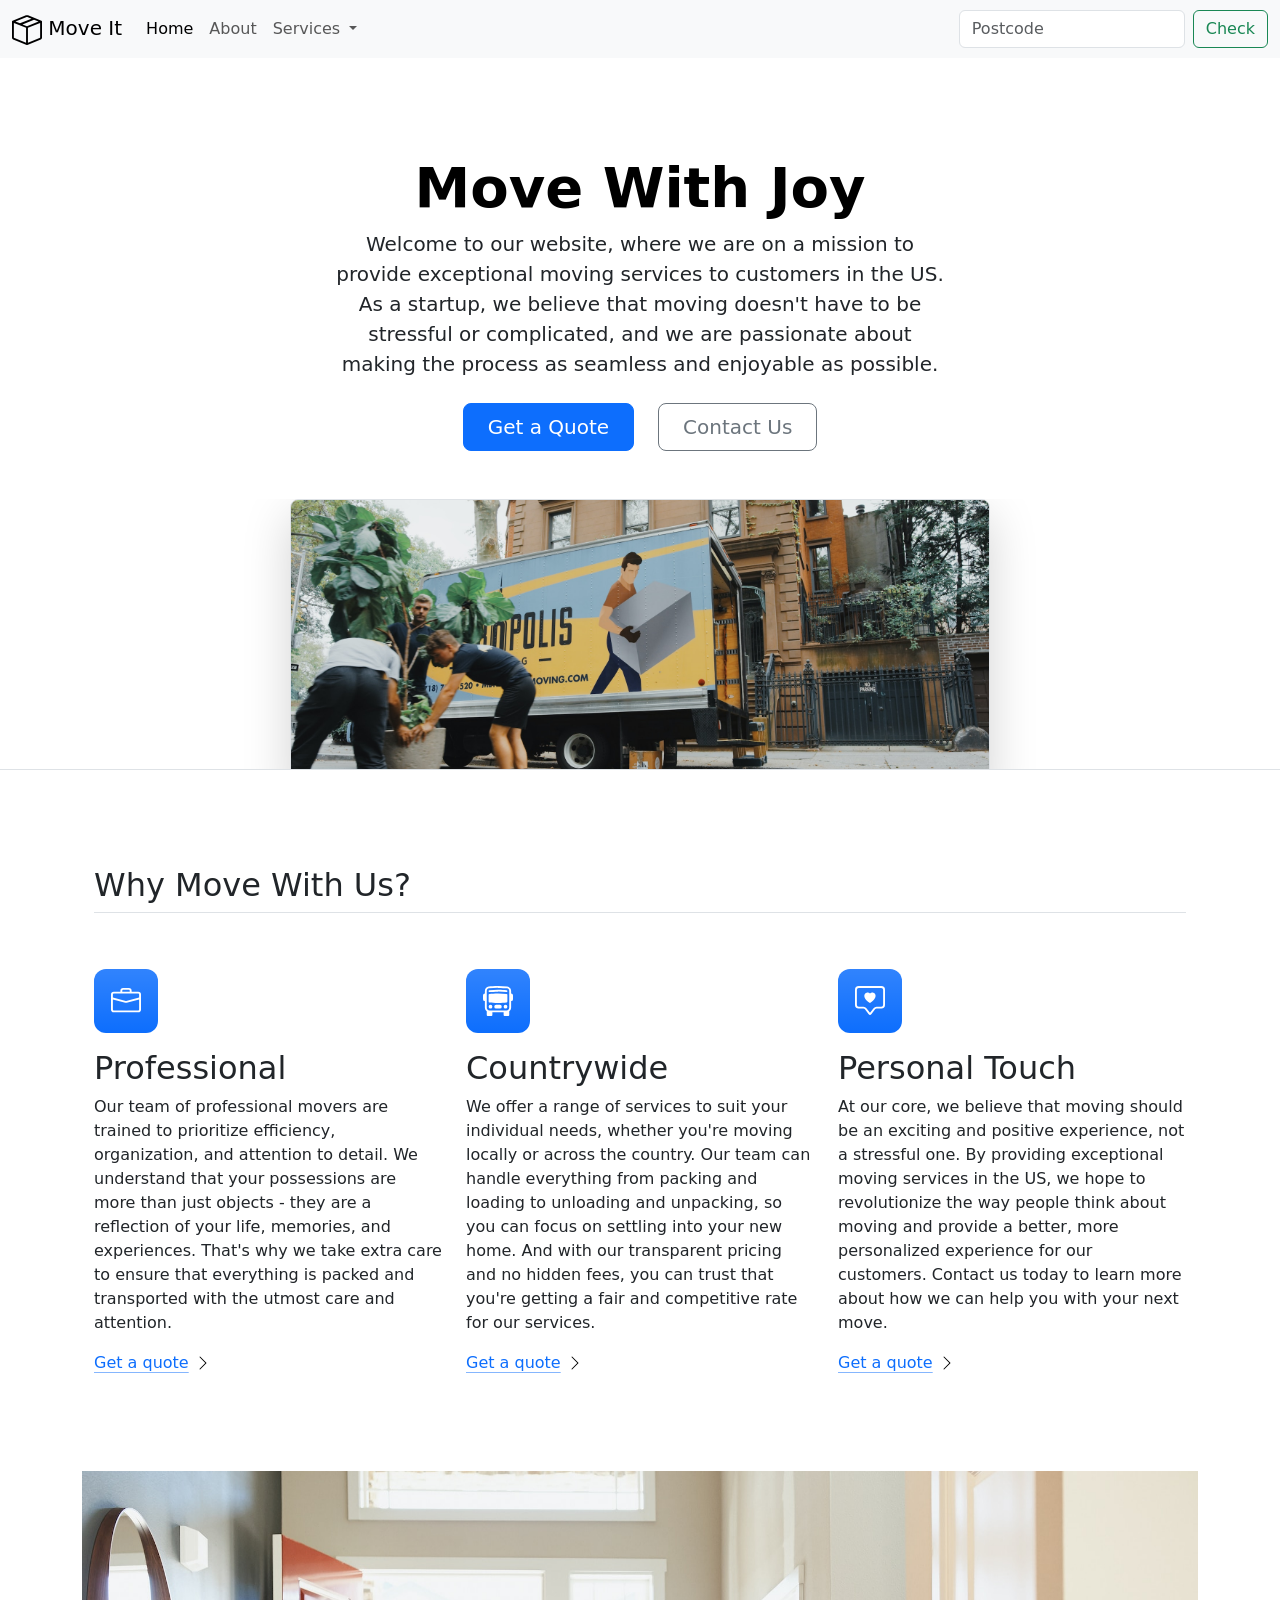
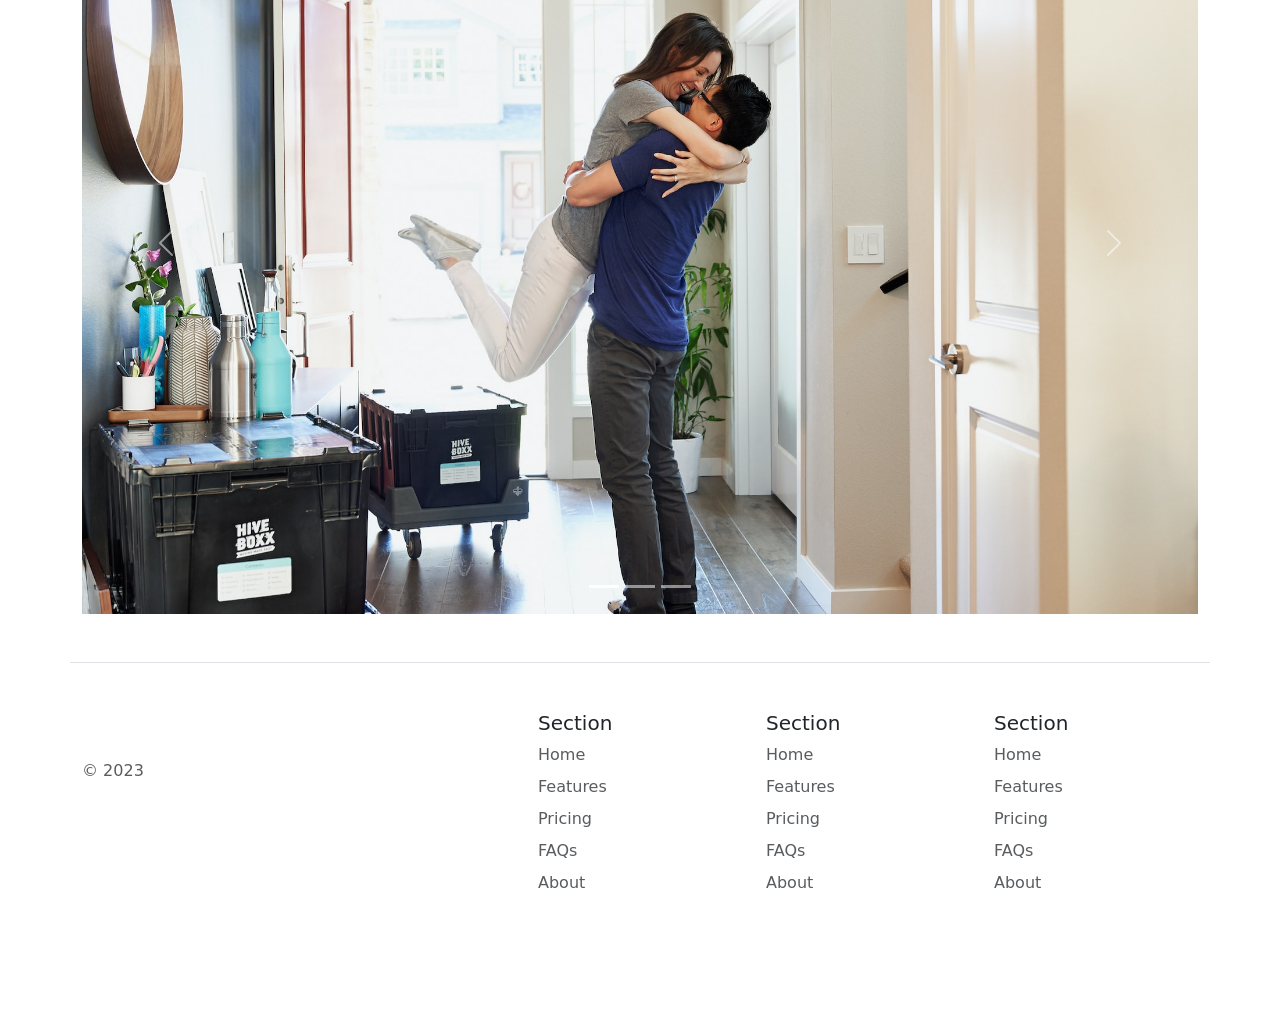
<file: bootstrap/index.html>
<!DOCTYPE html>
<html lang="en">

<head>
  <meta charset="UTF-8">
  <meta name="viewport" content="width=device-width, initial-scale=1.0">
  <title>Bootstrap Components</title>
  <link href="https://cdn.jsdelivr.net/npm/bootstrap@5.3.0-alpha2/dist/css/bootstrap.min.css" rel="stylesheet"
    integrity="sha384-aFq/bzH65dt+w6FI2ooMVUpc+21e0SRygnTpmBvdBgSdnuTN7QbdgL+OapgHtvPp" crossorigin="anonymous">
  <style>
    .feature-icon {
      width: 4rem;
      height: 4rem;
      border-radius: 0.75rem;
    }
  </style>
</head>

<body>

  <nav class="navbar navbar-expand-lg bg-body-tertiary">
    <div class="container-fluid">
      <a class="navbar-brand" href="#"><img src="./box-seam.svg" alt="moveit brand icon" height="30"> Move It</a>
      <button class="navbar-toggler" type="button" data-bs-toggle="collapse" data-bs-target="#navbarSupportedContent"
        aria-controls="navbarSupportedContent" aria-expanded="false" aria-label="Toggle navigation">
        <span class="navbar-toggler-icon"></span>
      </button>
      <div class="collapse navbar-collapse" id="navbarSupportedContent">
        <ul class="navbar-nav me-auto mb-2 mb-lg-0">
          <li class="nav-item">
            <a class="nav-link active" aria-current="page" href="#">Home</a>
          </li>
          <li class="nav-item">
            <a class="nav-link" href="#">About</a>
          </li>
          <li class="nav-item dropdown">
            <a class="nav-link dropdown-toggle" href="#" role="button" data-bs-toggle="dropdown" aria-expanded="false">
              Services
            </a>
            <ul class="dropdown-menu">
              <li><a class="dropdown-item" href="#">Action</a></li>
              <li><a class="dropdown-item" href="#">Another action</a></li>
              <li>
                <hr class="dropdown-divider">
              </li>
              <li><a class="dropdown-item" href="#">Something else here</a></li>
            </ul>
          </li>
        </ul>
        <form class="d-flex" role="search">
          <input class="form-control me-2" type="search" placeholder="Postcode" aria-label="Search">
          <button class="btn btn-outline-success" type="submit">Check</button>
        </form>
      </div>
    </div>
  </nav>


  <div class="px-4 pt-5 my-5 text-center border-bottom">
    <h1 class="display-4 fw-bold text-body-emphasis">Move With Joy</h1>
    <div class="col-lg-6 mx-auto">
      <p class="lead mb-4">Welcome to our website, where we are on a mission to provide exceptional moving services to
        customers in the US. As a
        startup, we believe that moving doesn't have to be stressful or complicated, and we are passionate about making
        the
        process as seamless and enjoyable as possible.
      </p>
      <div class="d-grid gap-2 d-sm-flex justify-content-sm-center mb-5">
        <button type="button" class="btn btn-primary btn-lg px-4 me-sm-3">Get a Quote</button>
        <button type="button" class="btn btn-outline-secondary btn-lg px-4">Contact Us</button>
      </div>
    </div>
    <div class="overflow-hidden" style="max-height: 30vh;">
      <div class="container px-5">
        <img src="./moving-van.jpg" class="img-fluid border rounded-3 shadow-lg mb-4" alt="Example image" width="700"
          height="500" loading="lazy">
      </div>
    </div>
  </div>

  <div class="container px-4 py-5" id="featured-3">
    <h2 class="pb-2 border-bottom">Why Move With Us?</h2>
    <div class="row g-4 py-5 row-cols-1 row-cols-lg-3">
      <div class="feature col">
        <div
          class="feature-icon d-inline-flex align-items-center justify-content-center text-bg-primary bg-gradient fs-2 mb-3">
          <img src="./briefcase.svg" alt="briefcase" height="30">
        </div>
        <h3 class="fs-2">Professional</h3>
        <p>Our team of professional movers are trained to prioritize efficiency, organization, and attention to detail.
          We
          understand that your possessions are more than just objects - they are a reflection of your life, memories,
          and
          experiences. That's why we take extra care to ensure that everything is packed and transported with the utmost
          care and
          attention.</p>
        <a href="#" class="icon-link">
          Get a quote
          <img src="./chevron-right.svg" alt="chevron-right">
        </a>
      </div>
      <div class="feature col">
        <div
          class="feature-icon d-inline-flex align-items-center justify-content-center text-bg-primary bg-gradient fs-2 mb-3">
          <img src="./bus-front.svg" alt="bus-front" height="30">
        </div>
        <h3 class="fs-2">Countrywide</h3>
        <p>We offer a range of services to suit your individual needs, whether you're moving locally or across the
          country. Our
          team can handle everything from packing and loading to unloading and unpacking, so you can focus on settling
          into your
          new home. And with our transparent pricing and no hidden fees, you can trust that you're getting a fair and
          competitive
          rate for our services.</p>
        <a href="#" class="icon-link">
          Get a quote
          <img src="./chevron-right.svg" alt="chevron-right">
        </a>
      </div>
      <div class="feature col">
        <div
          class="feature-icon d-inline-flex align-items-center justify-content-center text-bg-primary bg-gradient fs-2 mb-3">
          <img src="./chat-square-heart.svg" alt="chat-square-heart" height="30">
        </div>
        <h3 class="fs-2">Personal Touch</h3>
        <p>At our core, we believe that moving should be an exciting and positive experience, not a stressful one. By
          providing
          exceptional moving services in the US, we hope to revolutionize the way people think about moving and provide
          a better,
          more personalized experience for our customers. Contact us today to learn more about how we can help you with
          your next
          move.</p>
        <a href="#" class="icon-link">
          Get a quote
          <img src="./chevron-right.svg" alt="chevron-right">
        </a>
      </div>
    </div>
  </div>
  <div class="container">
    <div id="carouselExampleIndicators" class="carousel slide">
      <div class="carousel-indicators">
        <button type="button" data-bs-target="#carouselExampleIndicators" data-bs-slide-to="0" class="active"
          aria-current="true" aria-label="Slide 1"></button>
        <button type="button" data-bs-target="#carouselExampleIndicators" data-bs-slide-to="1"
          aria-label="Slide 2"></button>
        <button type="button" data-bs-target="#carouselExampleIndicators" data-bs-slide-to="2"
          aria-label="Slide 3"></button>
      </div>
      <div class="carousel-inner">
        <div class="carousel-item active">
          <img src="./couple.jpg" class="d-block w-100" alt="couple">
        </div>
        <div class="carousel-item">
          <img src="./dog.jpg" class="d-block w-100" alt="dog">
        </div>
        <div class="carousel-item">
          <img src="./family.jpg" class="d-block w-100" alt="family">
        </div>
      </div>
      <button class="carousel-control-prev" type="button" data-bs-target="#carouselExampleIndicators"
        data-bs-slide="prev">
        <span class="carousel-control-prev-icon" aria-hidden="true"></span>
        <span class="visually-hidden">Previous</span>
      </button>
      <button class="carousel-control-next" type="button" data-bs-target="#carouselExampleIndicators"
        data-bs-slide="next">
        <span class="carousel-control-next-icon" aria-hidden="true"></span>
        <span class="visually-hidden">Next</span>
      </button>
    </div>
  </div>

  <div class="container">
    <footer class="row row-cols-1 row-cols-sm-2 row-cols-md-5 py-5 my-5 border-top">
      <div class="col mb-3">
        <a href="/" class="d-flex align-items-center mb-3 link-body-emphasis text-decoration-none">
          <svg class="bi me-2" width="40" height="32">
            <use xlink:href="#bootstrap"></use>
          </svg>
        </a>
        <p class="text-body-secondary">© 2023</p>
      </div>

      <div class="col mb-3">

      </div>

      <div class="col mb-3">
        <h5>Section</h5>
        <ul class="nav flex-column">
          <li class="nav-item mb-2"><a href="#" class="nav-link p-0 text-body-secondary">Home</a></li>
          <li class="nav-item mb-2"><a href="#" class="nav-link p-0 text-body-secondary">Features</a></li>
          <li class="nav-item mb-2"><a href="#" class="nav-link p-0 text-body-secondary">Pricing</a></li>
          <li class="nav-item mb-2"><a href="#" class="nav-link p-0 text-body-secondary">FAQs</a></li>
          <li class="nav-item mb-2"><a href="#" class="nav-link p-0 text-body-secondary">About</a></li>
        </ul>
      </div>

      <div class="col mb-3">
        <h5>Section</h5>
        <ul class="nav flex-column">
          <li class="nav-item mb-2"><a href="#" class="nav-link p-0 text-body-secondary">Home</a></li>
          <li class="nav-item mb-2"><a href="#" class="nav-link p-0 text-body-secondary">Features</a></li>
          <li class="nav-item mb-2"><a href="#" class="nav-link p-0 text-body-secondary">Pricing</a></li>
          <li class="nav-item mb-2"><a href="#" class="nav-link p-0 text-body-secondary">FAQs</a></li>
          <li class="nav-item mb-2"><a href="#" class="nav-link p-0 text-body-secondary">About</a></li>
        </ul>
      </div>

      <div class="col mb-3">
        <h5>Section</h5>
        <ul class="nav flex-column">
          <li class="nav-item mb-2"><a href="#" class="nav-link p-0 text-body-secondary">Home</a></li>
          <li class="nav-item mb-2"><a href="#" class="nav-link p-0 text-body-secondary">Features</a></li>
          <li class="nav-item mb-2"><a href="#" class="nav-link p-0 text-body-secondary">Pricing</a></li>
          <li class="nav-item mb-2"><a href="#" class="nav-link p-0 text-body-secondary">FAQs</a></li>
          <li class="nav-item mb-2"><a href="#" class="nav-link p-0 text-body-secondary">About</a></li>
        </ul>
      </div>
    </footer>
  </div>
  <script src="https://cdn.jsdelivr.net/npm/bootstrap@5.3.0-alpha3/dist/js/bootstrap.bundle.min.js"
    integrity="sha384-ENjdO4Dr2bkBIFxQpeoTz1HIcje39Wm4jDKdf19U8gI4ddQ3GYNS7NTKfAdVQSZe"
    crossorigin="anonymous"></script>
</body>

</html>
</file>
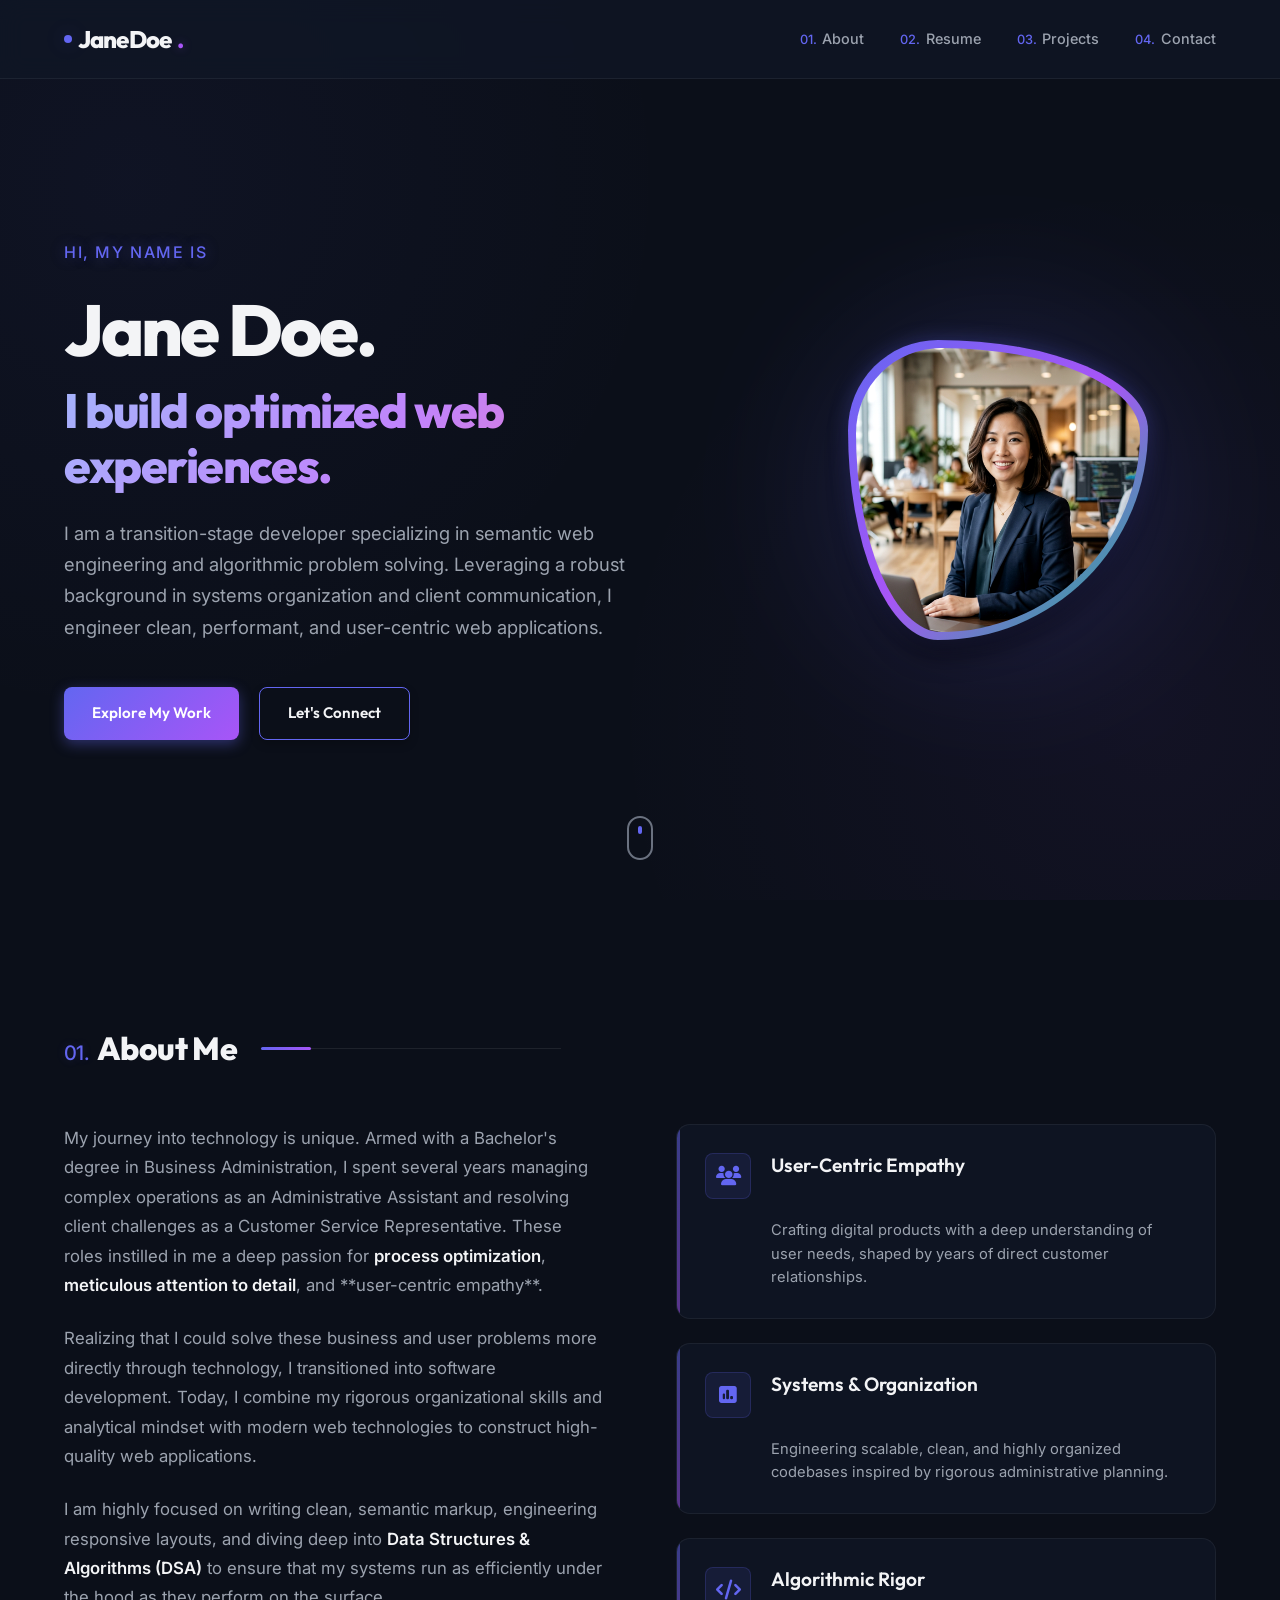
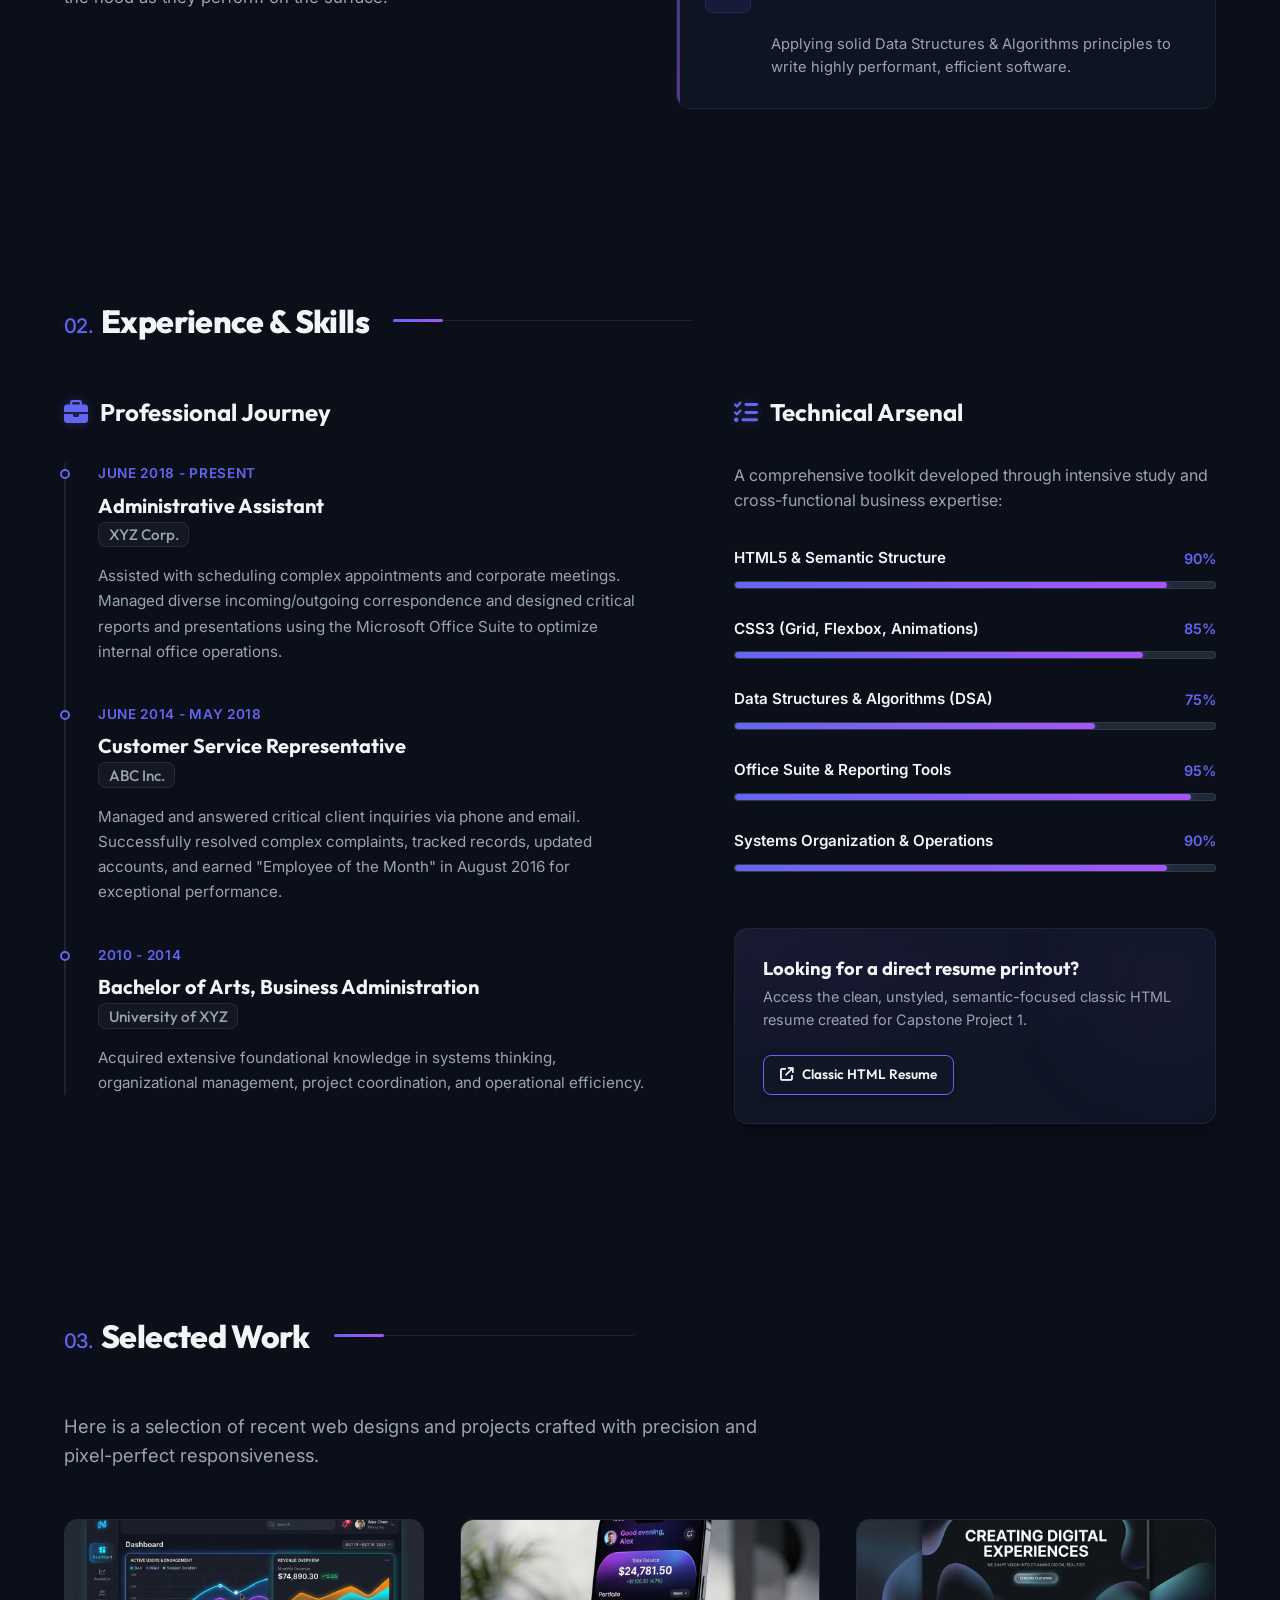
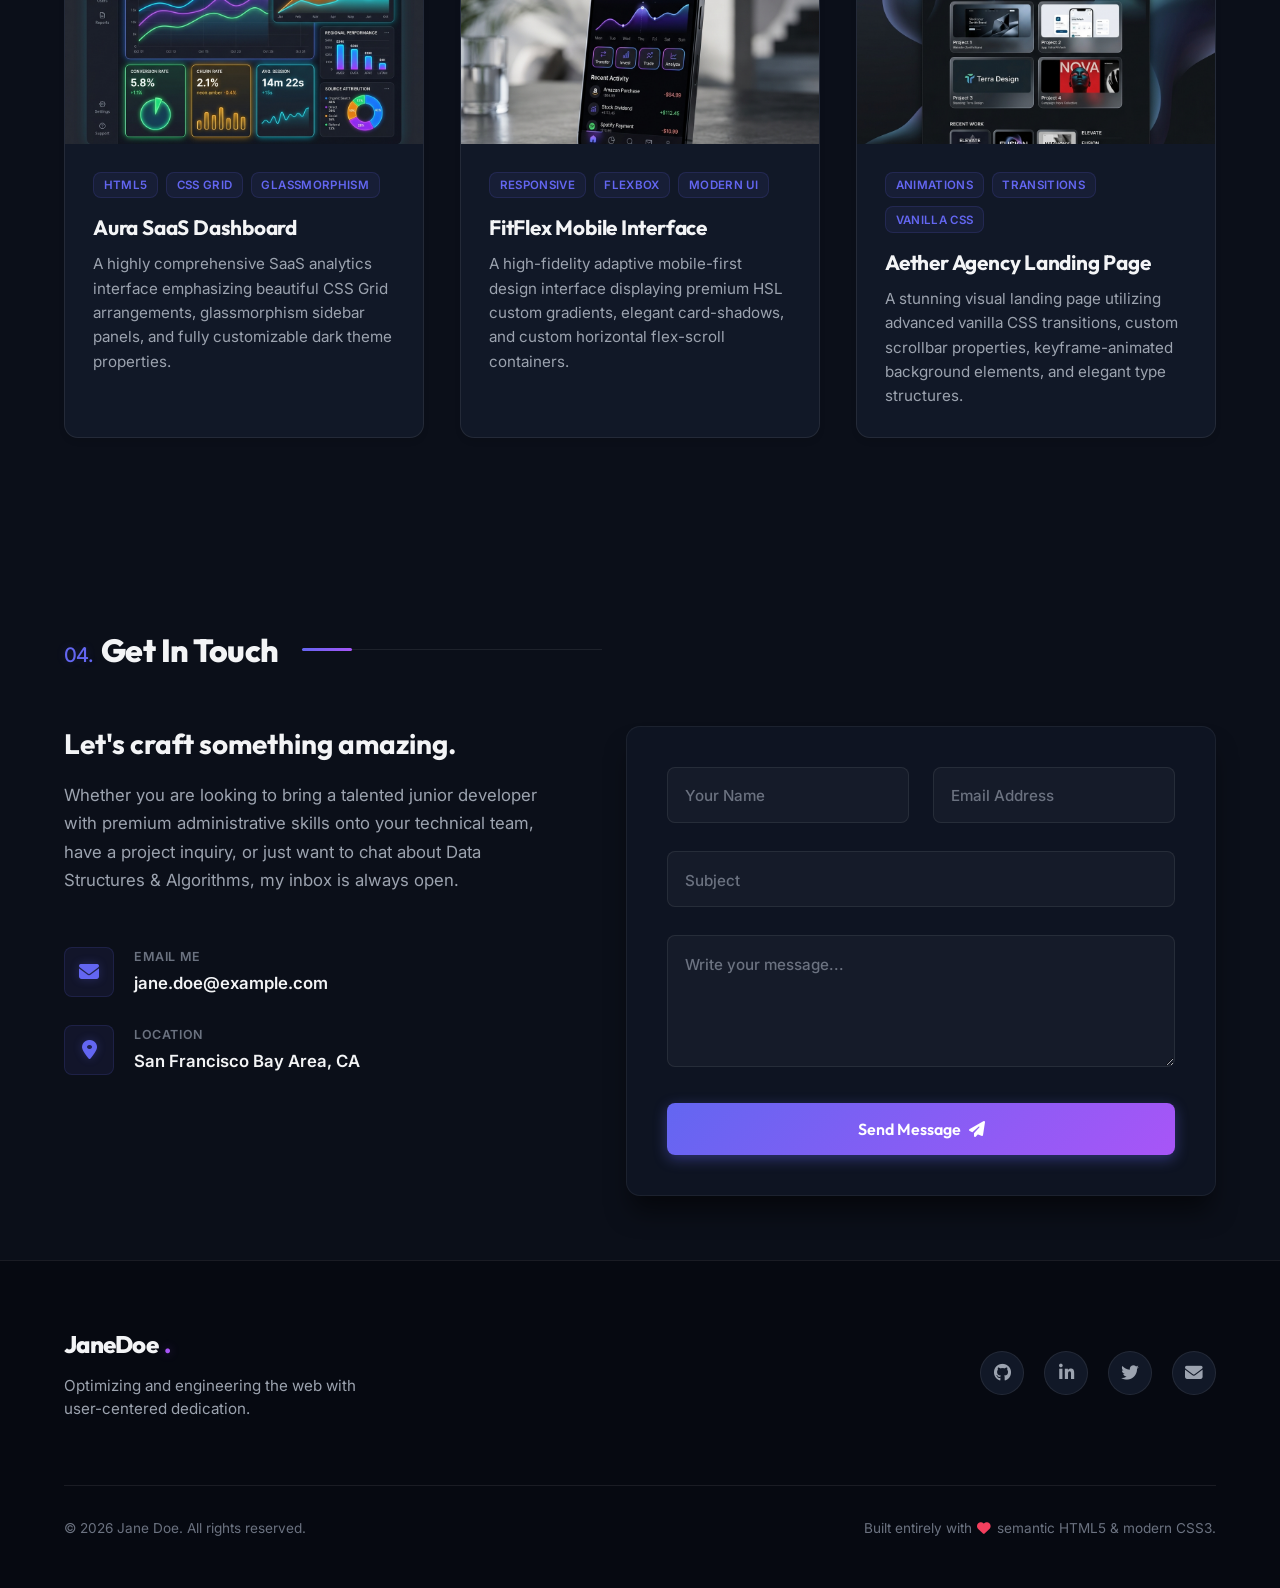
<file: capstone-project-2/index.html>
<!DOCTYPE html>
<html lang="en">
<head>
  <meta charset="UTF-8">
  <meta name="viewport" content="width=device-width, initial-scale=1.0">
  <meta name="description" content="Personal Portfolio of Jane Doe - Web Developer, Systems Optimizer & Algorithm Explorer. Showcase of skills, experience, and projects.">
  <title>Jane Doe | Web Developer & Portfolio</title>
  <!-- Google Fonts -->
  <link rel="preconnect" href="https://fonts.googleapis.com">
  <link rel="preconnect" href="https://fonts.gstatic.com" crossorigin>
  <link href="https://fonts.googleapis.com/css2?family=Inter:wght@300;400;500;600;700&family=Outfit:wght@400;500;600;700;800&display=swap" rel="stylesheet">
  <!-- FontAwesome Icons -->
  <link rel="stylesheet" href="https://cdnjs.cloudflare.com/ajax/libs/font-awesome/6.4.0/css/all.min.css">
  <!-- Core Stylesheet -->
  <link rel="stylesheet" href="./style.css">
</head>
<body>

  <!-- Header Navigation -->
  <header class="site-header">
    <nav class="navbar" id="navbar">
      <div class="nav-container">
        <a href="#" class="logo">
          <span class="logo-dot"></span>JaneDoe<span class="logo-accent">.</span>
        </a>
        <div class="nav-menu">
          <a href="#about" class="nav-link"><span class="nav-num">01.</span>About</a>
          <a href="#resume" class="nav-link"><span class="nav-num">02.</span>Resume</a>
          <a href="#projects" class="nav-link"><span class="nav-num">03.</span>Projects</a>
          <a href="#contact" class="nav-link"><span class="nav-num">04.</span>Contact</a>
        </div>
      </div>
    </nav>
  </header>

  <main>
    <!-- Hero Section -->
    <section id="hero" class="hero-section">
      <div class="container hero-container">
        <div class="hero-content">
          <span class="hero-subtitle">Hi, my name is</span>
          <h1 class="hero-title">Jane Doe.</h1>
          <h2 class="hero-tagline">I build optimized web experiences.</h2>
          <p class="hero-desc">
            I am a transition-stage developer specializing in semantic web engineering and algorithmic problem solving. 
            Leveraging a robust background in systems organization and client communication, I engineer clean, performant, 
            and user-centric web applications.
          </p>
          <div class="hero-ctas">
            <a href="#projects" class="btn btn-primary">Explore My Work</a>
            <a href="#contact" class="btn btn-outline">Let's Connect</a>
          </div>
        </div>
        <div class="hero-image-wrapper">
          <div class="profile-glow"></div>
          <div class="profile-frame">
            <img src="./assets/profile.png" alt="Jane Doe - Professional Web Developer Portrait" class="profile-img">
          </div>
        </div>
      </div>
      <div class="scroll-indicator">
        <a href="#about" aria-label="Scroll to About Section">
          <span class="mouse-icon">
            <span class="mouse-wheel"></span>
          </span>
        </a>
      </div>
    </section>

    <!-- About Me Section -->
    <section id="about" class="about-section">
      <div class="container">
        <div class="section-header">
          <h2 class="section-title"><span class="section-num">01.</span>About Me</h2>
          <div class="section-divider"></div>
        </div>
        
        <div class="about-grid">
          <div class="about-text">
            <p>
              My journey into technology is unique. Armed with a Bachelor's degree in Business Administration, 
              I spent several years managing complex operations as an Administrative Assistant and resolving client challenges 
              as a Customer Service Representative. These roles instilled in me a deep passion for <strong>process optimization</strong>, 
              <strong>meticulous attention to detail</strong>, and **user-centric empathy**.
            </p>
            <p>
              Realizing that I could solve these business and user problems more directly through technology, I transitioned 
              into software development. Today, I combine my rigorous organizational skills and analytical mindset with modern web technologies 
              to construct high-quality web applications.
            </p>
            <p>
              I am highly focused on writing clean, semantic markup, engineering responsive layouts, and diving deep into 
              <strong>Data Structures & Algorithms (DSA)</strong> to ensure that my systems run as efficiently under the hood as they perform on the surface.
            </p>
          </div>
          
          <div class="values-grid">
            <div class="value-card">
              <div class="value-icon">
                <i class="fa-solid fa-users"></i>
              </div>
              <h3 class="value-title">User-Centric Empathy</h3>
              <p class="value-desc">Crafting digital products with a deep understanding of user needs, shaped by years of direct customer relationships.</p>
            </div>
            
            <div class="value-card">
              <div class="value-icon">
                <i class="fa-solid fa-square-poll-vertical"></i>
              </div>
              <h3 class="value-title">Systems & Organization</h3>
              <p class="value-desc">Engineering scalable, clean, and highly organized codebases inspired by rigorous administrative planning.</p>
            </div>
            
            <div class="value-card">
              <div class="value-icon">
                <i class="fa-solid fa-code"></i>
              </div>
              <h3 class="value-title">Algorithmic Rigor</h3>
              <p class="value-desc">Applying solid Data Structures & Algorithms principles to write highly performant, efficient software.</p>
            </div>
          </div>
        </div>
      </div>
    </section>

    <!-- Resume Section -->
    <section id="resume" class="resume-section">
      <div class="container">
        <div class="section-header">
          <h2 class="section-title"><span class="section-num">02.</span>Experience & Skills</h2>
          <div class="section-divider"></div>
        </div>

        <div class="resume-grid">
          <!-- Experience & Education Timeline -->
          <div class="timeline-column">
            <h3 class="resume-subheading"><i class="fa-solid fa-briefcase"></i> Professional Journey</h3>
            <div class="timeline">
              <!-- Item 1 -->
              <div class="timeline-item">
                <div class="timeline-dot"></div>
                <div class="timeline-date">June 2018 - Present</div>
                <h4 class="timeline-title">Administrative Assistant</h4>
                <h5 class="timeline-company">XYZ Corp.</h5>
                <p class="timeline-desc">
                  Assisted with scheduling complex appointments and corporate meetings. Managed diverse incoming/outgoing correspondence 
                  and designed critical reports and presentations using the Microsoft Office Suite to optimize internal office operations.
                </p>
              </div>
              <!-- Item 2 -->
              <div class="timeline-item">
                <div class="timeline-dot"></div>
                <div class="timeline-date">June 2014 - May 2018</div>
                <h4 class="timeline-title">Customer Service Representative</h4>
                <h5 class="timeline-company">ABC Inc.</h5>
                <p class="timeline-desc">
                  Managed and answered critical client inquiries via phone and email. Successfully resolved complex complaints, 
                  tracked records, updated accounts, and earned "Employee of the Month" in August 2016 for exceptional performance.
                </p>
              </div>
              <!-- Item 3 -->
              <div class="timeline-item">
                <div class="timeline-dot"></div>
                <div class="timeline-date">2010 - 2014</div>
                <h4 class="timeline-title">Bachelor of Arts, Business Administration</h4>
                <h5 class="timeline-company">University of XYZ</h5>
                <p class="timeline-desc">
                  Acquired extensive foundational knowledge in systems thinking, organizational management, project coordination, 
                  and operational efficiency.
                </p>
              </div>
            </div>
          </div>

          <!-- Skills Column -->
          <div class="skills-column">
            <h3 class="resume-subheading"><i class="fa-solid fa-list-check"></i> Technical Arsenal</h3>
            <p class="skills-intro">
              A comprehensive toolkit developed through intensive study and cross-functional business expertise:
            </p>
            
            <div class="skills-container">
              <!-- Skill 1 -->
              <div class="skill-bar-wrapper">
                <div class="skill-info">
                  <span class="skill-name">HTML5 & Semantic Structure</span>
                  <span class="skill-percentage">90%</span>
                </div>
                <div class="skill-track">
                  <div class="skill-fill fill-90"></div>
                </div>
              </div>
              <!-- Skill 2 -->
              <div class="skill-bar-wrapper">
                <div class="skill-info">
                  <span class="skill-name">CSS3 (Grid, Flexbox, Animations)</span>
                  <span class="skill-percentage">85%</span>
                </div>
                <div class="skill-track">
                  <div class="skill-fill fill-85"></div>
                </div>
              </div>
              <!-- Skill 3 -->
              <div class="skill-bar-wrapper">
                <div class="skill-info">
                  <span class="skill-name">Data Structures & Algorithms (DSA)</span>
                  <span class="skill-percentage">75%</span>
                </div>
                <div class="skill-track">
                  <div class="skill-fill fill-75"></div>
                </div>
              </div>
              <!-- Skill 4 -->
              <div class="skill-bar-wrapper">
                <div class="skill-info">
                  <span class="skill-name">Office Suite & Reporting Tools</span>
                  <span class="skill-percentage">95%</span>
                </div>
                <div class="skill-track">
                  <div class="skill-fill fill-95"></div>
                </div>
              </div>
              <!-- Skill 5 -->
              <div class="skill-bar-wrapper">
                <div class="skill-info">
                  <span class="skill-name">Systems Organization & Operations</span>
                  <span class="skill-percentage">90%</span>
                </div>
                <div class="skill-track">
                  <div class="skill-fill fill-90"></div>
                </div>
              </div>
            </div>

            <!-- Capstone 1 Resume Callout -->
            <div class="resume-callout">
              <div class="callout-content">
                <h4>Looking for a direct resume printout?</h4>
                <p>Access the clean, unstyled, semantic-focused classic HTML resume created for Capstone Project 1.</p>
              </div>
              <a href="../../HTML/capstone project-1/index.html" class="btn btn-outline btn-sm" target="_blank" rel="noopener noreferrer">
                <i class="fa-solid fa-arrow-up-right-from-square"></i> Classic HTML Resume
              </a>
            </div>
          </div>
        </div>
      </div>
    </section>

    <!-- Projects Section -->
    <section id="projects" class="projects-section">
      <div class="container">
        <div class="section-header">
          <h2 class="section-title"><span class="section-num">03.</span>Selected Work</h2>
          <div class="section-divider"></div>
        </div>
        
        <p class="section-intro">
          Here is a selection of recent web designs and projects crafted with precision and pixel-perfect responsiveness.
        </p>

        <div class="projects-grid">
          <!-- Project 1 -->
          <article class="project-card">
            <div class="project-img-wrapper">
              <img src="./assets/project1.png" alt="Aura SaaS Analytics Dashboard preview showing dark mode charts" class="project-img">
              <div class="project-overlay">
                <div class="project-links">
                  <a href="#" class="project-link-icon" aria-label="View Project Source Code"><i class="fa-brands fa-github"></i></a>
                  <a href="#" class="project-link-icon" aria-label="View Project Demo Website"><i class="fa-solid fa-up-right-from-square"></i></a>
                </div>
              </div>
            </div>
            <div class="project-card-content">
              <div class="project-tags">
                <span class="tag">HTML5</span>
                <span class="tag">CSS Grid</span>
                <span class="tag">Glassmorphism</span>
              </div>
              <h3 class="project-card-title">Aura SaaS Dashboard</h3>
              <p class="project-card-desc">
                A highly comprehensive SaaS analytics interface emphasizing beautiful CSS Grid arrangements, glassmorphism sidebar panels, 
                and fully customizable dark theme properties.
              </p>
            </div>
          </article>

          <!-- Project 2 -->
          <article class="project-card">
            <div class="project-img-wrapper">
              <img src="./assets/project2.png" alt="FitFlex mobile app layout showing premium gradients and schedules" class="project-img">
              <div class="project-overlay">
                <div class="project-links">
                  <a href="#" class="project-link-icon" aria-label="View Project Source Code"><i class="fa-brands fa-github"></i></a>
                  <a href="#" class="project-link-icon" aria-label="View Project Demo Website"><i class="fa-solid fa-up-right-from-square"></i></a>
                </div>
              </div>
            </div>
            <div class="project-card-content">
              <div class="project-tags">
                <span class="tag">Responsive</span>
                <span class="tag">Flexbox</span>
                <span class="tag">Modern UI</span>
              </div>
              <h3 class="project-card-title">FitFlex Mobile Interface</h3>
              <p class="project-card-desc">
                A high-fidelity adaptive mobile-first design interface displaying premium HSL custom gradients, elegant card-shadows, 
                and custom horizontal flex-scroll containers.
              </p>
            </div>
          </article>

          <!-- Project 3 -->
          <article class="project-card">
            <div class="project-img-wrapper">
              <img src="./assets/project3.png" alt="Aether Design Agency preview featuring modern geometric layouts" class="project-img">
              <div class="project-overlay">
                <div class="project-links">
                  <a href="#" class="project-link-icon" aria-label="View Project Source Code"><i class="fa-brands fa-github"></i></a>
                  <a href="#" class="project-link-icon" aria-label="View Project Demo Website"><i class="fa-solid fa-up-right-from-square"></i></a>
                </div>
              </div>
            </div>
            <div class="project-card-content">
              <div class="project-tags">
                <span class="tag">Animations</span>
                <span class="tag">Transitions</span>
                <span class="tag">Vanilla CSS</span>
              </div>
              <h3 class="project-card-title">Aether Agency Landing Page</h3>
              <p class="project-card-desc">
                A stunning visual landing page utilizing advanced vanilla CSS transitions, custom scrollbar properties, keyframe-animated 
                background elements, and elegant type structures.
              </p>
            </div>
          </article>
        </div>
      </div>
    </section>

    <!-- Contact Me Section -->
    <section id="contact" class="contact-section">
      <div class="container">
        <div class="section-header">
          <h2 class="section-title"><span class="section-num">04.</span>Get In Touch</h2>
          <div class="section-divider"></div>
        </div>

        <div class="contact-grid">
          <div class="contact-info">
            <h3 class="contact-subtitle">Let's craft something amazing.</h3>
            <p class="contact-text">
              Whether you are looking to bring a talented junior developer with premium administrative skills onto your technical team, 
              have a project inquiry, or just want to chat about Data Structures & Algorithms, my inbox is always open.
            </p>
            
            <div class="contact-channels">
              <div class="contact-channel-item">
                <div class="channel-icon"><i class="fa-solid fa-envelope"></i></div>
                <div class="channel-details">
                  <span class="channel-label">Email Me</span>
                  <a href="mailto:jane.doe@example.com" class="channel-link">jane.doe@example.com</a>
                </div>
              </div>
              
              <div class="contact-channel-item">
                <div class="channel-icon"><i class="fa-solid fa-location-dot"></i></div>
                <div class="channel-details">
                  <span class="channel-label">Location</span>
                  <span class="channel-val">San Francisco Bay Area, CA</span>
                </div>
              </div>
            </div>
          </div>

          <!-- Pure CSS Contact Form -->
          <form class="contact-form" action="#" method="POST" onsubmit="return false;">
            <div class="form-row">
              <div class="form-group">
                <input type="text" id="name" name="name" class="form-control" required placeholder=" ">
                <label for="name" class="form-label">Your Name</label>
              </div>
              <div class="form-group">
                <input type="email" id="email" name="email" class="form-control" required placeholder=" ">
                <label for="email" class="form-label">Email Address</label>
              </div>
            </div>
            
            <div class="form-group">
              <input type="text" id="subject" name="subject" class="form-control" required placeholder=" ">
              <label for="subject" class="form-label">Subject</label>
            </div>
            
            <div class="form-group">
              <textarea id="message" name="message" rows="5" class="form-control" required placeholder=" "></textarea>
              <label for="message" class="form-label">Write your message...</label>
            </div>
            
            <button type="submit" class="btn btn-primary btn-submit">
              Send Message <i class="fa-solid fa-paper-plane"></i>
            </button>
          </form>
        </div>
      </div>
    </section>
  </main>

  <!-- Footer -->
  <footer class="site-footer">
    <div class="container footer-container">
      <div class="footer-brand">
        <a href="#" class="logo">JaneDoe<span class="logo-accent">.</span></a>
        <p class="footer-tagline">Optimizing and engineering the web with user-centered dedication.</p>
      </div>
      
      <div class="footer-socials">
        <a href="https://github.com" class="social-link" target="_blank" aria-label="GitHub Profile"><i class="fa-brands fa-github"></i></a>
        <a href="https://linkedin.com" class="social-link" target="_blank" aria-label="LinkedIn Profile"><i class="fa-brands fa-linkedin-in"></i></a>
        <a href="https://twitter.com" class="social-link" target="_blank" aria-label="Twitter Profile"><i class="fa-brands fa-twitter"></i></a>
        <a href="mailto:jane.doe@example.com" class="social-link" aria-label="Email Inbox"><i class="fa-solid fa-envelope"></i></a>
      </div>
      
      <div class="footer-copyright">
        <p>© 2026 Jane Doe. All rights reserved.</p>
        <p class="built-with">Built entirely with <i class="fa-solid fa-heart accent-color"></i> semantic HTML5 & modern CSS3.</p>
      </div>
    </div>
  </footer>

</body>
</html>
</file>
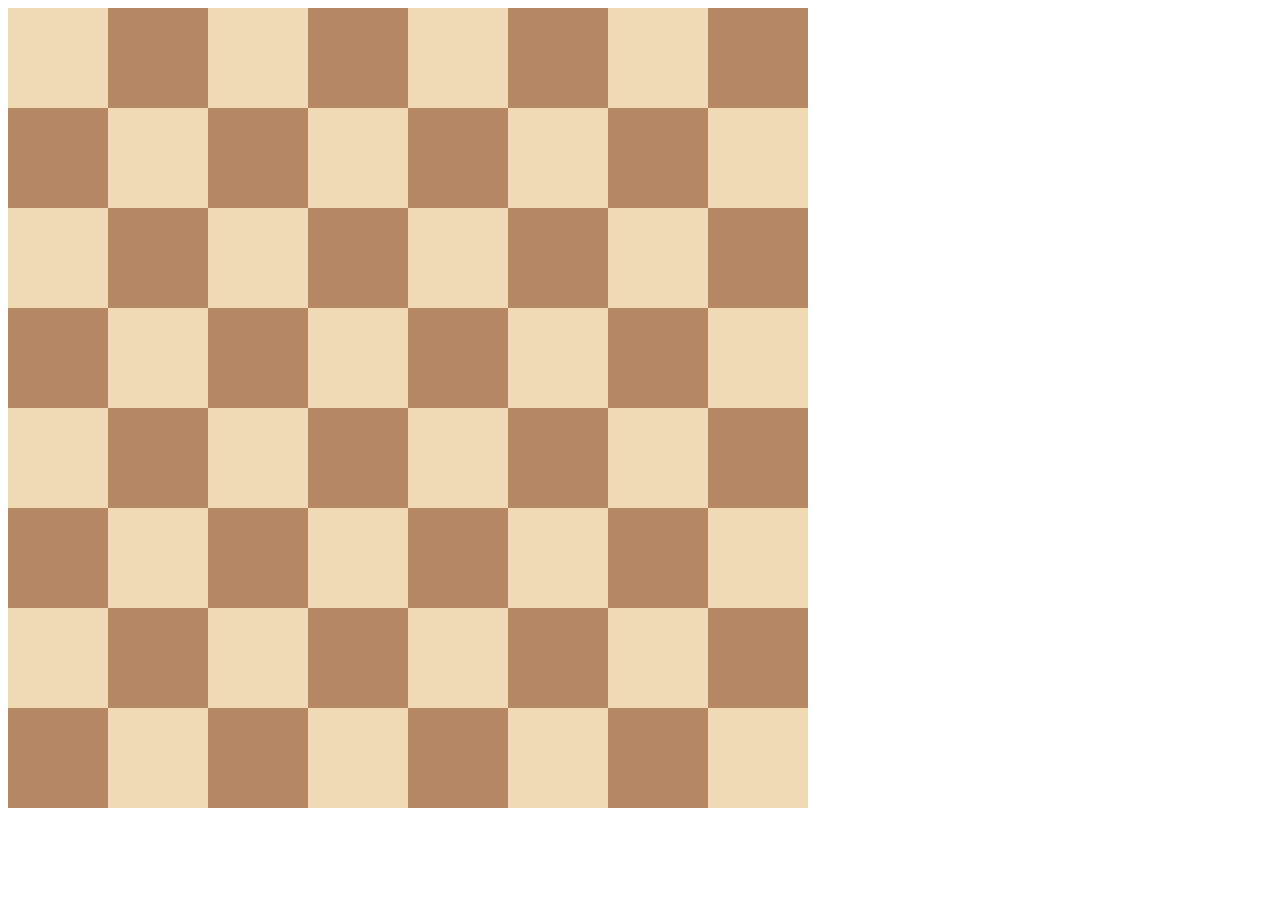
<file: chessboard-using-grid/index.html>
<!DOCTYPE html>
<html>

<head>
  <title>Chessboard</title>
  <style>
    .container {
      width: 800px;
      display: grid;
      grid-template-columns: 1fr 1fr 1fr 1fr 1fr 1fr 1fr 1fr;
      grid-template-rows: 1fr 1fr 1fr 1fr 1fr 1fr 1fr 1fr;
    }

    .white {
      height: 100px;
      width: 100px;
      background-color: #f0d9b5;
    }

    .black {
      height: 100px;
      width: 100px;
      background-color: #b58863;
    }
  </style>
</head>

<body>
  <div class="container">
    <div class="white"></div>
    <div class="black"></div>
    <div class="white"></div>
    <div class="black"></div>
    <div class="white"></div>
    <div class="black"></div>
    <div class="white"></div>
    <div class="black"></div>
    <div class="black"></div>
    <div class="white"></div>
    <div class="black"></div>
    <div class="white"></div>
    <div class="black"></div>
    <div class="white"></div>
    <div class="black"></div>
    <div class="white"></div>
    <div class="white"></div>
    <div class="black"></div>
    <div class="white"></div>
    <div class="black"></div>
    <div class="white"></div>
    <div class="black"></div>
    <div class="white"></div>
    <div class="black"></div>
    <div class="black"></div>
    <div class="white"></div>
    <div class="black"></div>
    <div class="white"></div>
    <div class="black"></div>
    <div class="white"></div>
    <div class="black"></div>
    <div class="white"></div>
    <div class="white"></div>
    <div class="black"></div>
    <div class="white"></div>
    <div class="black"></div>
    <div class="white"></div>
    <div class="black"></div>
    <div class="white"></div>
    <div class="black"></div>
    <div class="black"></div>
    <div class="white"></div>
    <div class="black"></div>
    <div class="white"></div>
    <div class="black"></div>
    <div class="white"></div>
    <div class="black"></div>
    <div class="white"></div>
    <div class="white"></div>
    <div class="black"></div>
    <div class="white"></div>
    <div class="black"></div>
    <div class="white"></div>
    <div class="black"></div>
    <div class="white"></div>
    <div class="black"></div>
    <div class="black"></div>
    <div class="white"></div>
    <div class="black"></div>
    <div class="white"></div>
    <div class="black"></div>
    <div class="white"></div>
    <div class="black"></div>
    <div class="white"></div>
  </div>
</body>

</html>
</file>
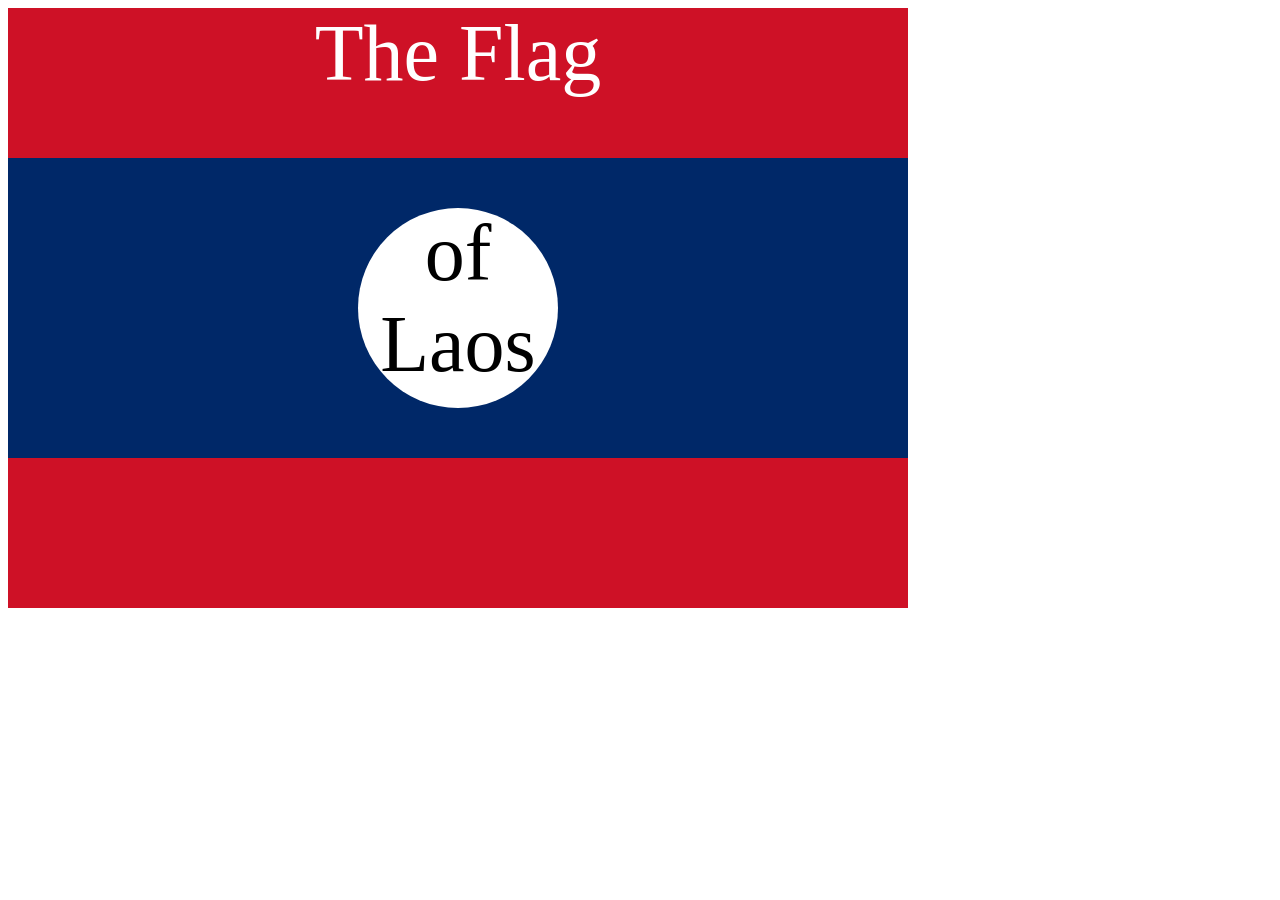
<file: CSS-flag/index.html>
<!DOCTYPE html>
<html lang="en">

<head>
  <meta charset="UTF-8">
  <title>CSS Flag Project</title>
  <style>
    .flag {
      width: 900px;
      height: 600px;
      position: relative;
      background-color: #CE1126;

    }

    .flag > div {
      background-color: #002868;
      height: 300px;
      width: 100%;
      position: absolute;
      top: 150px;
    }

    .flag > div > div {
      background-color: white;
      position: absolute;

      height: 200px;
      width: 200px;
      border-radius: 50%;
      top: 50px;
      left: 350px;
    }

    p {
      font-size: 5rem;
      color: white;
      text-align: center;
      padding: 0;
      margin: 0;
    }

    .flag>div div p {
      color: black;
    }
  </style>
</head>

<body>
  <div class="flag">
    <p>The Flag</p>
    <div>
      <div>
        <p>of Laos</p>
      </div>
    </div>
  </div>
</body>

</html>
</file>
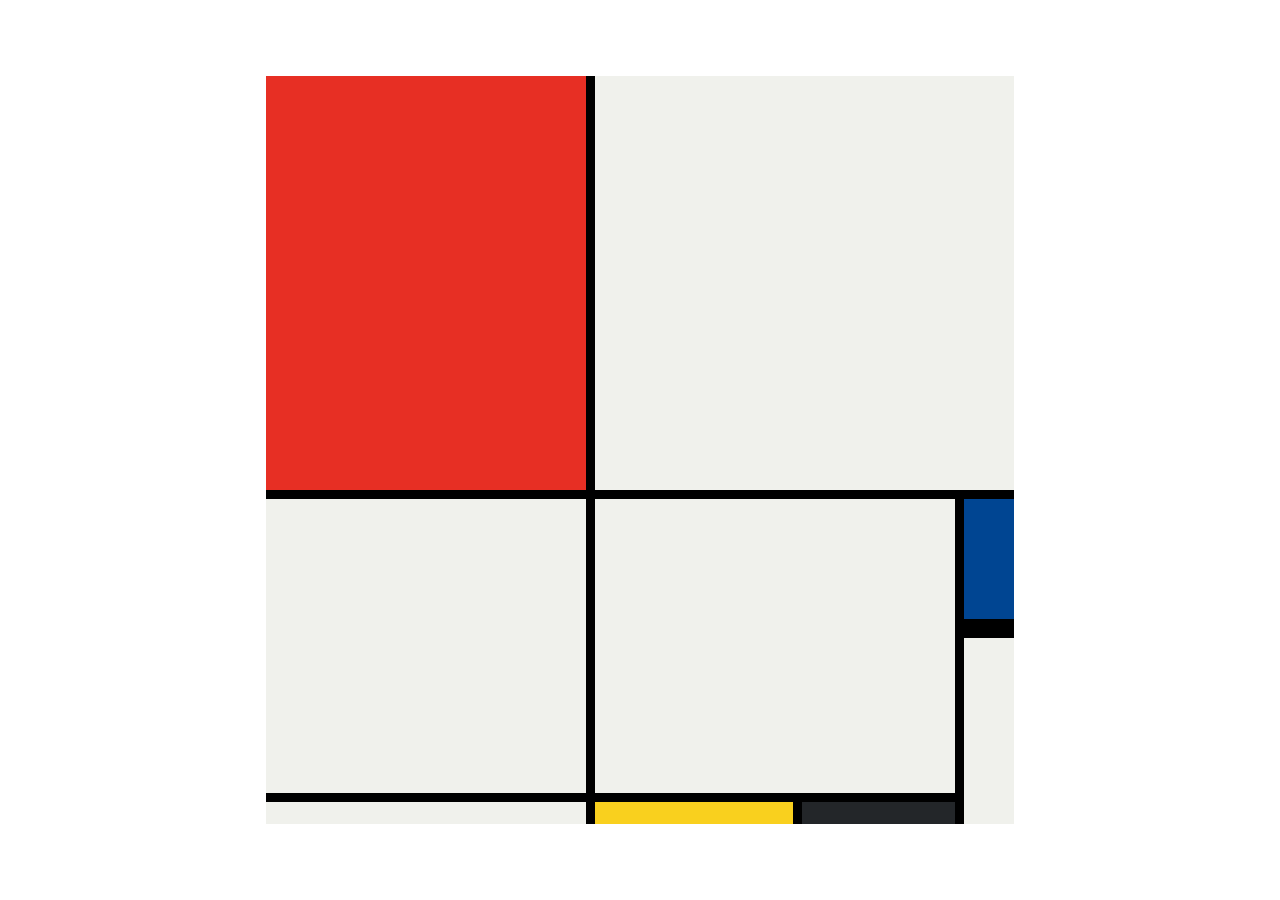
<file: Mondrain-painting/index.html>
<!DOCTYPE html>
<html lang="en">

<head>
  <meta charset="UTF-8">
  <meta name="viewport" content="width=device-width, initial-scale=1.0">
  <title>Mondrian Project</title>
  <style>
    /* 
    Write your CSS here 
    Line Colour: #000
    White: #F0F1EC
    Red: #E72F24
    Black: #232629
    Blue: #004592
    Yellow: #F9D01E
    */
    body {
      display: flex;
      justify-content: center;
      align-items: center;
      height: 100vh;
      margin: 0;
      padding: 0;
    }

    .container {
      height: 748px;
      width: 748px;
      display: grid;
      background-color: #000;
      grid-template-columns: 320px 198px 153px 50px;
      grid-template-rows: 414px 130px 155px 22px;
      gap: 9px;
    }

    .item {
      background-color: #F0F1EC;
    }

    .red {
      background-color: #E72F24;
    }

    .white1 {
      grid-column: span 3;
    }

    .white2 {
      grid-row: span 2;
    }

    .white3 {
      grid-area: 2 / 2 / 4 /4
    }

    .blue {
      background-color: #004592;
      border-bottom: 10px solid #000;
    }

    .white4 {
      grid-row: span 2;
    }

    .yellow {
      background-color: #F9D01E;
    }

    .black {
      background-color: #232629;
    }
  </style>
</head>

<body>
  <!-- Write your HTML here -->

  <div class="container">
    <div class="item red"></div>
    <div class="item white1"></div>
    <div class="item white2"></div>
    <div class="item white3"></div>

    <div class="item blue"></div>
    <div class="item white4"></div>

    <div class="item"></div>
    <div class="item yellow"></div>
    <div class="item black"></div>
  </div>
</body>

</html>
</file>
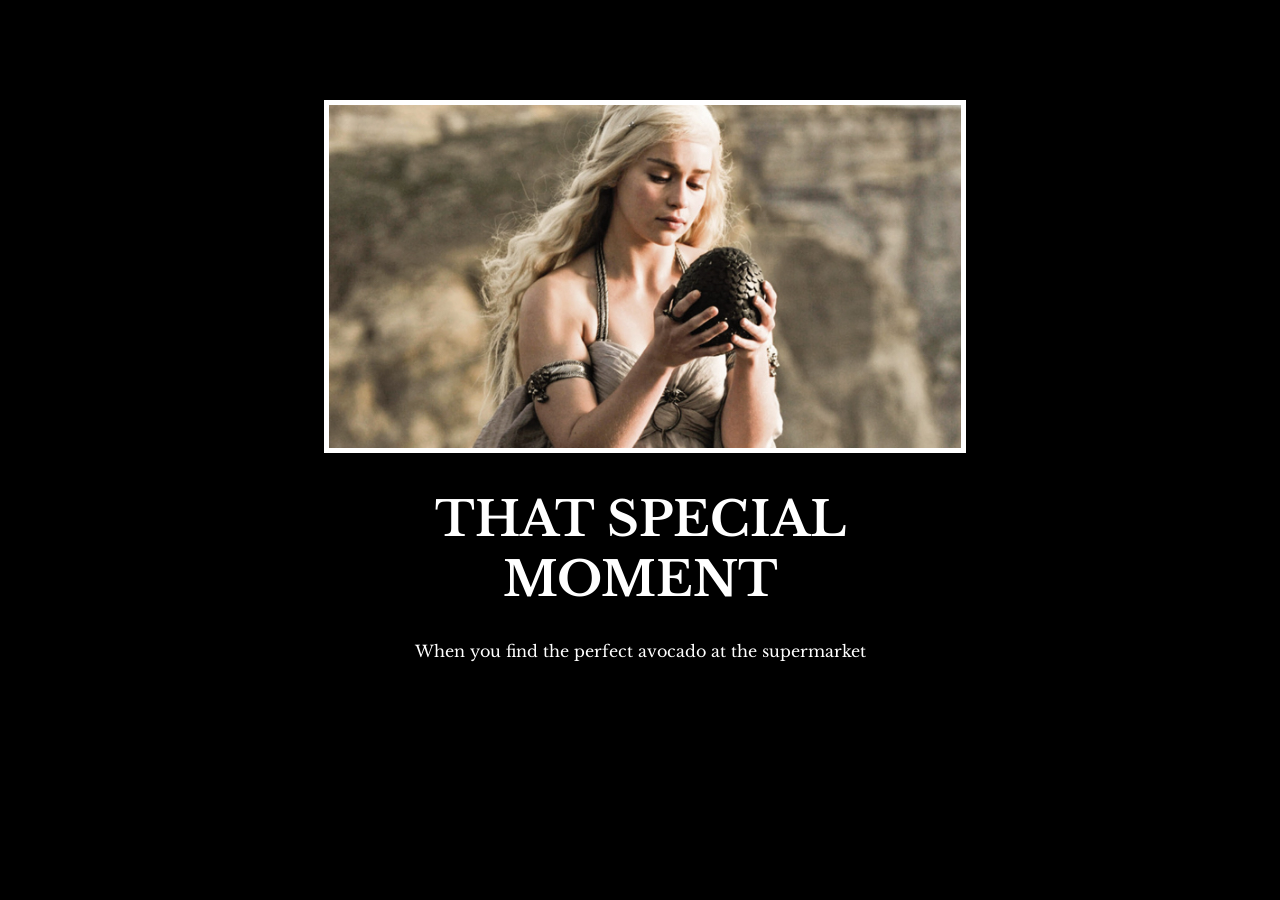
<file: poster/index.html>
<!DOCTYPE html>
<html lang="en">

<head>
  <meta charset="UTF-8">
  <title>Motivation Meme</title>
  <link rel="stylesheet" href="./style.css" />
  <link rel="preconnect" href="https://fonts.googleapis.com">
  <link rel="preconnect" href="https://fonts.gstatic.com" crossorigin>
  <link href="https://fonts.googleapis.com/css2?family=Libre+Baskerville&display=swap" rel="stylesheet">
</head>

<body>

  <div class="poster">
    <img class="motivation-img" src="./daenerys.jpeg" alt="daenerys with egg" />
    <h1>That Special Moment</h1>
    <p>When you find the perfect avocado at the supermarket</p>
  </div>
</body>

</html>
</file>
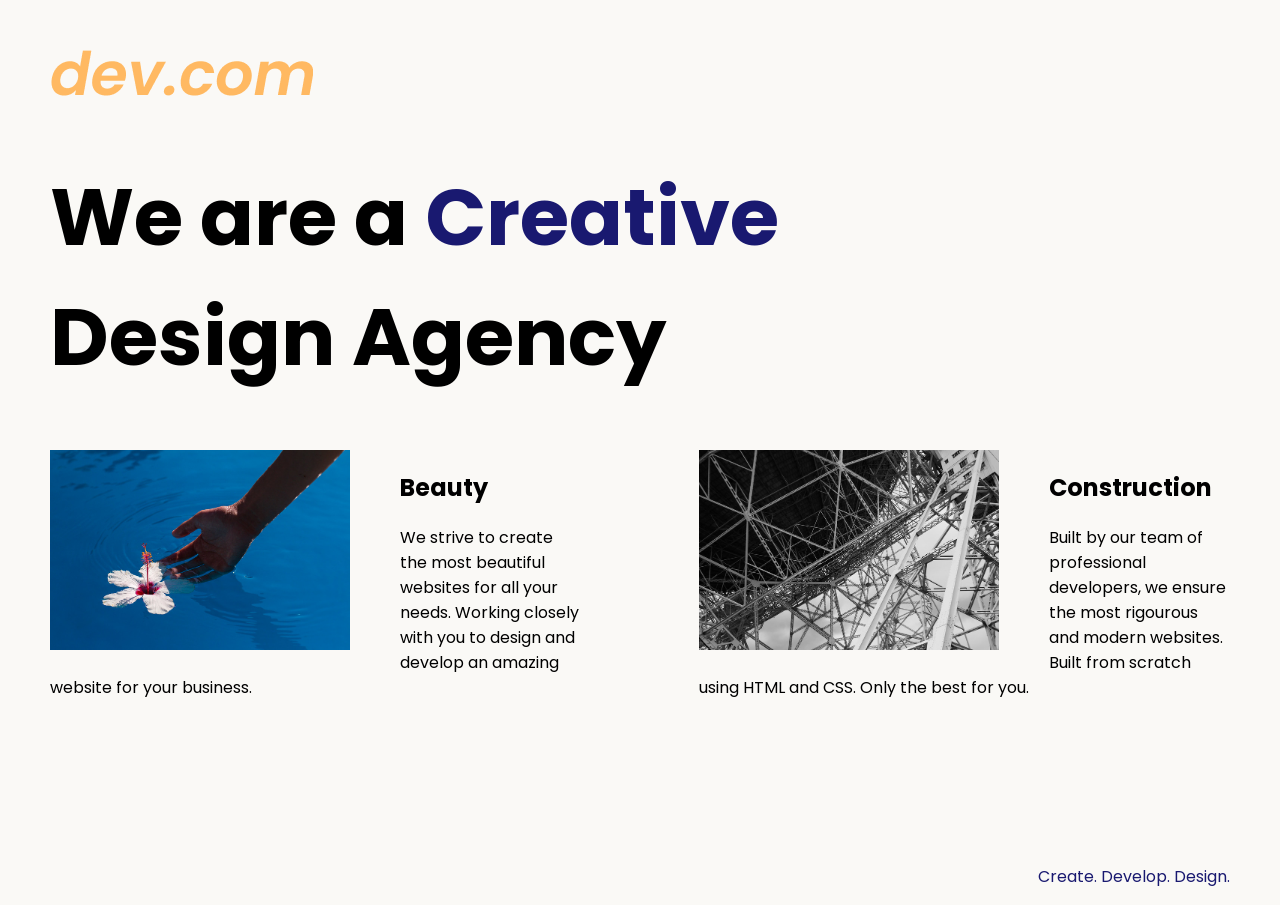
<file: Web-design-agency/index.css.html>
<!DOCTYPE html>
<html lang="en">

<head>
  <meta charset="UTF-8">
  <meta name="viewport" content="width=device-width, initial-scale=1.0">
  <title>Agency</title>
  <link rel="stylesheet" href="./style.css">
  <link rel="preconnect" href="https://fonts.googleapis.com">
  <link rel="preconnect" href="https://fonts.gstatic.com" crossorigin>
  <link href="https://fonts.googleapis.com/css2?family=Poppins:wght@400;700&display=swap" rel="stylesheet">
</head>

<body>
  <div class="main">
    <img class="logo" src="./logo.png" alt="logo">
    <h1>We are a <span class="creative">Creative</span> <br />Design Agency</h1>
    <div class="left card"><img class="tile-image" src="./beautiful.jpg" alt="hand and flower in water">
      <h2 class="card-title">Beauty</h2>
      <p class="card-text">We strive to create the most beautiful websites for all your needs. Working closely with you
        to
        design and
        develop an amazing website for your business.</p>
    </div>

    <div class="right card"><img class="tile-image" src="./construction.jpg" alt="metal structure">
      <h2 class="card-title">Construction</h2>
      <p>Built by our team of professional developers, we ensure the most rigourous and modern websites. Built from
        scratch using HTML and CSS. Only the best for you.</p>
    </div>

  </div>
  <footer>
    <p>Create. Develop. Design.</p>
  </footer>
</body>

</html>
</file>
<file: capstone-project-2/style.css>
/* ==========================================================================
   DESIGN SYSTEM & CUSTOM PROPERTIES
   ========================================================================== */
:root {
  /* Color Palette */
  --bg-primary: #0b0f19;
  --bg-secondary: #111827;
  --bg-tertiary: #1f2937;
  
  --text-primary: #f3f4f6;
  --text-secondary: #9ca3af;
  --text-muted: #6b7280;
  
  --color-primary: #6366f1;     /* Indigo */
  --color-secondary: #a855f7;   /* Purple */
  --color-accent: #8b5cf6;      /* Violet */
  --color-emerald: #10b981;     /* Emerald Accent */
  --color-error: #f43f5e;
  
  --border-color: rgba(255, 255, 255, 0.08);
  --border-color-glow: rgba(99, 102, 241, 0.3);
  
  /* Glassmorphism Presets */
  --glass-bg: rgba(17, 24, 39, 0.7);
  --glass-border: rgba(255, 255, 255, 0.06);
  --glass-blur: blur(12px);
  
  /* Gradients */
  --grad-primary: linear-gradient(135deg, var(--color-primary) 0%, var(--color-secondary) 100%);
  --grad-accent: linear-gradient(135deg, var(--color-secondary) 0%, #ec4899 100%);
  --grad-text: linear-gradient(135deg, #a5b4fc 0%, #c084fc 50%, #f472b6 100%);
  --grad-glow: radial-gradient(circle, rgba(99, 102, 241, 0.15) 0%, rgba(168, 85, 247, 0.05) 50%, transparent 100%);
  
  /* Typography */
  --font-sans: 'Inter', -apple-system, BlinkMacSystemFont, "Segoe UI", Roboto, sans-serif;
  --font-heading: 'Outfit', sans-serif;
  
  /* Transition Presets */
  --trans-fast: all 0.2s cubic-bezier(0.4, 0, 0.2, 1);
  --trans-normal: all 0.3s cubic-bezier(0.4, 0, 0.2, 1);
  --trans-slow: all 0.5s cubic-bezier(0.4, 0, 0.2, 1);
  --trans-elastic: all 0.5s cubic-bezier(0.68, -0.6, 0.32, 1.6);
  
  /* Spacing & Sizing */
  --radius-sm: 8px;
  --radius-md: 14px;
  --radius-lg: 24px;
  --radius-round: 50%;
  
  /* Shadows & Glows */
  --shadow-sm: 0 4px 6px -1px rgba(0, 0, 0, 0.1);
  --shadow-md: 0 10px 15px -3px rgba(0, 0, 0, 0.3), 0 4px 6px -2px rgba(0, 0, 0, 0.05);
  --shadow-lg: 0 20px 25px -5px rgba(0, 0, 0, 0.5), 0 10px 10px -5px rgba(0, 0, 0, 0.04);
  --shadow-glow: 0 0 20px rgba(99, 102, 241, 0.3);
  --shadow-glow-emerald: 0 0 20px rgba(16, 185, 129, 0.3);
}

/* ==========================================================================
   BASE & RESET STYLES
   ========================================================================== */
*, *::before, *::after {
  box-sizing: border-box;
  margin: 0;
  padding: 0;
}

html {
  scroll-behavior: smooth;
  font-size: 16px;
  -webkit-font-smoothing: antialiased;
}

body {
  background-color: var(--bg-primary);
  background-image: radial-gradient(circle at 10% 20%, rgba(99, 102, 241, 0.05) 0%, transparent 40%), 
                    radial-gradient(circle at 90% 80%, rgba(168, 85, 247, 0.05) 0%, transparent 40%);
  background-attachment: fixed;
  color: var(--text-primary);
  font-family: var(--font-sans);
  line-height: 1.6;
  overflow-x: hidden;
}

/* Custom Scrollbar */
::-webkit-scrollbar {
  width: 10px;
}

::-webkit-scrollbar-track {
  background: var(--bg-primary);
}

::-webkit-scrollbar-thumb {
  background: var(--bg-tertiary);
  border-radius: var(--radius-sm);
  border: 2px solid var(--bg-primary);
}

::-webkit-scrollbar-thumb:hover {
  background: var(--color-primary);
}

/* Selection State */
::selection {
  background-color: var(--color-primary);
  color: #fff;
}

/* Typography Base */
h1, h2, h3, h4, h5, h6 {
  font-family: var(--font-heading);
  font-weight: 700;
  color: var(--text-primary);
  line-height: 1.25;
}

a {
  text-decoration: none;
  color: inherit;
  transition: var(--trans-fast);
}

img {
  max-width: 100%;
  display: block;
}

/* ==========================================================================
   LAYOUT & CONTAINER UTILITIES
   ========================================================================== */
.container {
  width: 100%;
  max-width: 1200px;
  margin: 0 auto;
  padding: 0 1.5rem;
}

section {
  padding: 8rem 0 4rem 0;
  position: relative;
}

/* Header & Section Title Styling */
.section-header {
  display: flex;
  align-items: center;
  margin-bottom: 3.5rem;
  gap: 1.5rem;
}

.section-title {
  font-size: 2rem;
  white-space: nowrap;
  font-weight: 800;
  letter-spacing: -0.02em;
}

.section-num {
  font-family: var(--font-sans);
  font-size: 1.25rem;
  font-weight: 500;
  color: var(--color-primary);
  margin-right: 0.5rem;
  text-shadow: 0 0 10px rgba(99, 102, 241, 0.2);
}

.section-divider {
  height: 1px;
  background-color: var(--border-color);
  width: 100%;
  max-width: 300px;
  position: relative;
}

.section-divider::after {
  content: '';
  position: absolute;
  left: 0;
  top: -1px;
  width: 50px;
  height: 3px;
  background: var(--grad-primary);
  border-radius: var(--radius-sm);
}

.section-intro {
  color: var(--text-secondary);
  font-size: 1.15rem;
  max-width: 700px;
  margin-bottom: 3rem;
}

/* Accent Color Highlight */
.accent-color {
  color: var(--color-primary);
}

/* ==========================================================================
   BUTTONS
   ========================================================================== */
.btn {
  display: inline-flex;
  align-items: center;
  justify-content: center;
  padding: 0.85rem 1.75rem;
  font-family: var(--font-heading);
  font-weight: 600;
  font-size: 0.95rem;
  border-radius: var(--radius-sm);
  cursor: pointer;
  transition: var(--trans-normal);
  gap: 0.5rem;
  border: none;
}

.btn-primary {
  background: var(--grad-primary);
  color: #ffffff;
  box-shadow: 0 4px 14px rgba(99, 102, 241, 0.4);
  position: relative;
  z-index: 1;
  overflow: hidden;
}

.btn-primary::before {
  content: '';
  position: absolute;
  top: 0;
  left: 0;
  width: 100%;
  height: 100%;
  background: var(--grad-accent);
  opacity: 0;
  z-index: -1;
  transition: var(--trans-normal);
}

.btn-primary:hover {
  transform: translateY(-3px);
  box-shadow: var(--shadow-glow);
}

.btn-primary:hover::before {
  opacity: 1;
}

.btn-outline {
  background: transparent;
  color: var(--text-primary);
  border: 1.5px solid var(--color-primary);
  box-shadow: 0 4px 10px rgba(0,0,0,0.2);
}

.btn-outline:hover {
  background: rgba(99, 102, 241, 0.1);
  border-color: var(--color-secondary);
  color: var(--text-primary);
  transform: translateY(-3px);
  box-shadow: 0 5px 15px rgba(99, 102, 241, 0.2);
}

.btn-sm {
  padding: 0.5rem 1rem;
  font-size: 0.85rem;
  border-radius: var(--radius-sm);
}

/* ==========================================================================
   HEADER & NAVIGATION
   ========================================================================== */
.site-header {
  position: fixed;
  top: 0;
  left: 0;
  width: 100%;
  z-index: 100;
}

.navbar {
  background: var(--glass-bg);
  backdrop-filter: var(--glass-blur);
  border-bottom: 1px solid var(--glass-border);
  padding: 1.25rem 0;
  transition: var(--trans-normal);
}

.nav-container {
  display: flex;
  justify-content: space-between;
  align-items: center;
  max-width: 1200px;
  margin: 0 auto;
  padding: 0 1.5rem;
}

.logo {
  display: inline-flex;
  align-items: center;
  font-family: var(--font-heading);
  font-size: 1.5rem;
  font-weight: 800;
  color: var(--text-primary);
  letter-spacing: -0.03em;
  gap: 0.35rem;
}

.logo-dot {
  width: 8px;
  height: 8px;
  background-color: var(--color-primary);
  border-radius: var(--radius-round);
  box-shadow: var(--shadow-glow);
}

.logo-accent {
  color: var(--color-secondary);
  text-shadow: 0 0 10px rgba(168, 85, 247, 0.4);
}

.nav-menu {
  display: flex;
  align-items: center;
  gap: 2.25rem;
}

.nav-link {
  font-size: 0.9rem;
  font-weight: 500;
  color: var(--text-secondary);
  position: relative;
  padding: 0.25rem 0;
}

.nav-num {
  font-family: var(--font-sans);
  color: var(--color-primary);
  font-size: 0.8rem;
  margin-right: 0.35rem;
}

.nav-link:hover {
  color: var(--text-primary);
}

.nav-link::after {
  content: '';
  position: absolute;
  bottom: 0;
  left: 0;
  width: 0;
  height: 2px;
  background: var(--grad-primary);
  transition: var(--trans-normal);
}

.nav-link:hover::after {
  width: 100%;
}

/* ==========================================================================
   HERO SECTION
   ========================================================================== */
.hero-section {
  min-height: 100vh;
  display: flex;
  align-items: center;
  justify-content: center;
  padding: 0;
  position: relative;
}

.hero-container {
  display: grid;
  grid-template-columns: 1.2fr 0.8fr;
  align-items: center;
  gap: 4rem;
  padding-top: 80px; /* offset navbar */
}

.hero-content {
  display: flex;
  flex-direction: column;
  justify-content: center;
}

.hero-subtitle {
  font-family: var(--font-sans);
  color: var(--color-primary);
  font-size: 1rem;
  font-weight: 500;
  letter-spacing: 0.1em;
  text-transform: uppercase;
  margin-bottom: 1.25rem;
  text-shadow: 0 0 15px rgba(99, 102, 241, 0.35);
}

.hero-title {
  font-size: 4.5rem;
  font-weight: 800;
  letter-spacing: -0.04em;
  color: var(--text-primary);
  margin-bottom: 0.5rem;
}

.hero-tagline {
  font-size: 3rem;
  font-weight: 800;
  letter-spacing: -0.03em;
  background: var(--grad-text);
  -webkit-background-clip: text;
  -webkit-text-fill-color: transparent;
  margin-bottom: 1.5rem;
  line-height: 1.15;
}

.hero-desc {
  color: var(--text-secondary);
  font-size: 1.15rem;
  max-width: 580px;
  margin-bottom: 2.75rem;
  line-height: 1.7;
}

.hero-ctas {
  display: flex;
  gap: 1.25rem;
}

/* Profile Photo Styling with glowing borders */
.hero-image-wrapper {
  position: relative;
  display: flex;
  justify-content: center;
  align-items: center;
}

.profile-glow {
  position: absolute;
  width: 320px;
  height: 320px;
  background: var(--color-primary);
  border-radius: var(--radius-round);
  filter: blur(80px);
  opacity: 0.18;
  z-index: 1;
  animation: glowPulse 8s infinite alternate ease-in-out;
}

.profile-frame {
  position: relative;
  width: 300px;
  height: 300px;
  border-radius: 30% 70% 70% 30% / 30% 30% 70% 70%; /* Organic morphing shape */
  padding: 8px;
  background: linear-gradient(135deg, var(--color-primary) 0%, var(--color-secondary) 50%, var(--color-emerald) 100%);
  box-shadow: var(--shadow-lg), var(--shadow-glow);
  z-index: 2;
  transition: var(--trans-slow);
  animation: morphFrame 10s infinite ease-in-out;
  overflow: hidden;
}

.profile-img {
  width: 100%;
  height: 100%;
  object-fit: cover;
  border-radius: inherit;
  transition: var(--trans-slow);
  filter: grayscale(15%) contrast(105%);
}

.hero-image-wrapper:hover .profile-frame {
  transform: scale(1.03) rotate(2deg);
  box-shadow: 0 25px 50px -12px rgba(0,0,0,0.5), 0 0 30px rgba(168, 85, 247, 0.4);
}

.hero-image-wrapper:hover .profile-img {
  filter: grayscale(0%) contrast(100%);
}

/* Mouse Scroll Indicator */
.scroll-indicator {
  position: absolute;
  bottom: 2.5rem;
  left: 50%;
  transform: translateX(-50%);
  display: flex;
  flex-direction: column;
  align-items: center;
  gap: 0.5rem;
  z-index: 3;
}

.mouse-icon {
  width: 26px;
  height: 44px;
  border: 2px solid var(--text-muted);
  border-radius: 15px;
  position: relative;
  display: block;
}

.mouse-wheel {
  width: 4px;
  height: 8px;
  background-color: var(--color-primary);
  border-radius: var(--radius-sm);
  position: absolute;
  top: 8px;
  left: 50%;
  transform: translateX(-50%);
  animation: scrollWheel 1.5s infinite;
}

/* ==========================================================================
   ABOUT ME SECTION
   ========================================================================== */
.about-grid {
  display: grid;
  grid-template-columns: 1fr 1fr;
  gap: 4.5rem;
  align-items: start;
}

.about-text {
  display: flex;
  flex-direction: column;
  gap: 1.5rem;
}

.about-text p {
  color: var(--text-secondary);
  font-size: 1.05rem;
  line-height: 1.75;
}

.about-text strong {
  color: var(--text-primary);
  font-weight: 600;
}

.values-grid {
  display: grid;
  grid-template-columns: 1fr;
  gap: 1.5rem;
}

.value-card {
  background: var(--glass-bg);
  backdrop-filter: var(--glass-blur);
  border: 1px solid var(--glass-border);
  border-radius: var(--radius-md);
  padding: 1.75rem;
  display: grid;
  grid-template-columns: auto 1fr;
  gap: 1.25rem;
  transition: var(--trans-elastic);
  position: relative;
  overflow: hidden;
}

.value-card::before {
  content: '';
  position: absolute;
  top: 0;
  left: 0;
  width: 3px;
  height: 100%;
  background: var(--grad-primary);
  opacity: 0.5;
  transition: var(--trans-normal);
}

.value-card:hover {
  transform: scale(1.02) translateX(5px);
  border-color: var(--border-color-glow);
  box-shadow: var(--shadow-md);
}

.value-card:hover::before {
  opacity: 1;
  height: 100%;
}

.value-icon {
  width: 46px;
  height: 46px;
  background: rgba(99, 102, 241, 0.1);
  border-radius: var(--radius-sm);
  display: flex;
  align-items: center;
  justify-content: center;
  color: var(--color-primary);
  font-size: 1.25rem;
  border: 1px solid rgba(99, 102, 241, 0.2);
  transition: var(--trans-normal);
}

.value-card:hover .value-icon {
  background: var(--grad-primary);
  color: #fff;
  transform: rotate(5deg) scale(1.1);
  box-shadow: var(--shadow-glow);
}

.value-title {
  font-size: 1.2rem;
  font-weight: 600;
  margin-bottom: 0.35rem;
}

.value-desc {
  color: var(--text-secondary);
  font-size: 0.92rem;
  grid-column: 2;
}

/* ==========================================================================
   RESUME & SKILLS SECTION
   ========================================================================== */
.resume-grid {
  display: grid;
  grid-template-columns: 1.1fr 0.9fr;
  gap: 5rem;
}

.resume-subheading {
  font-size: 1.5rem;
  font-weight: 700;
  margin-bottom: 2.25rem;
  display: flex;
  align-items: center;
  gap: 0.75rem;
}

.resume-subheading i {
  color: var(--color-primary);
  text-shadow: 0 0 10px rgba(99, 102, 241, 0.3);
}

/* Timeline Components */
.timeline {
  border-left: 2px solid var(--border-color);
  padding-left: 2rem;
  display: flex;
  flex-direction: column;
  gap: 2.5rem;
  position: relative;
}

.timeline-item {
  position: relative;
}

.timeline-dot {
  position: absolute;
  left: calc(-2rem - 6px); /* Align perfectly with vertical line */
  top: 6px;
  width: 10px;
  height: 10px;
  background-color: var(--bg-primary);
  border: 2px solid var(--color-primary);
  border-radius: var(--radius-round);
  z-index: 10;
  transition: var(--trans-normal);
}

.timeline-item:hover .timeline-dot {
  background-color: var(--color-secondary);
  box-shadow: 0 0 10px var(--color-secondary);
  transform: scale(1.3);
}

.timeline-date {
  font-family: var(--font-sans);
  color: var(--color-primary);
  font-size: 0.85rem;
  font-weight: 600;
  margin-bottom: 0.5rem;
  letter-spacing: 0.05em;
  text-transform: uppercase;
}

.timeline-title {
  font-size: 1.25rem;
  font-weight: 700;
  margin-bottom: 0.25rem;
}

.timeline-company {
  font-size: 0.95rem;
  color: var(--text-secondary);
  font-weight: 500;
  margin-bottom: 1rem;
  background: rgba(255, 255, 255, 0.04);
  display: inline-block;
  padding: 0.15rem 0.6rem;
  border-radius: var(--radius-sm);
  border: 1px solid var(--border-color);
}

.timeline-desc {
  color: var(--text-secondary);
  font-size: 0.95rem;
  line-height: 1.65;
}

/* Skills Layout & Progress Bars */
.skills-intro {
  color: var(--text-secondary);
  margin-bottom: 2rem;
  font-size: 1rem;
}

.skills-container {
  display: flex;
  flex-direction: column;
  gap: 1.75rem;
  margin-bottom: 3.5rem;
}

.skill-bar-wrapper {
  width: 100%;
}

.skill-info {
  display: flex;
  justify-content: space-between;
  align-items: center;
  margin-bottom: 0.65rem;
}

.skill-name {
  font-size: 0.95rem;
  font-weight: 600;
  color: var(--text-primary);
}

.skill-percentage {
  font-size: 0.9rem;
  font-family: var(--font-sans);
  font-weight: 600;
  color: var(--color-primary);
}

.skill-track {
  width: 100%;
  height: 8px;
  background: var(--bg-tertiary);
  border-radius: var(--radius-sm);
  overflow: hidden;
  border: 1px solid var(--border-color);
}

.skill-fill {
  height: 100%;
  background: var(--grad-primary);
  border-radius: inherit;
  transition: var(--trans-slow);
  box-shadow: 0 0 10px rgba(99, 102, 241, 0.5);
}

/* Dynamic Fill Widths */
.fill-90 { width: 90%; }
.fill-85 { width: 85%; }
.fill-75 { width: 75%; }
.fill-95 { width: 95%; }

/* Resume Callout Card */
.resume-callout {
  background: radial-gradient(ellipse at top left, rgba(168, 85, 247, 0.08) 0%, rgba(99, 102, 241, 0.02) 60%), var(--glass-bg);
  backdrop-filter: var(--glass-blur);
  border: 1px solid var(--glass-border);
  border-radius: var(--radius-md);
  padding: 1.75rem;
  display: flex;
  flex-direction: column;
  gap: 1.25rem;
  box-shadow: var(--shadow-md);
  position: relative;
  overflow: hidden;
}

.resume-callout::after {
  content: '';
  position: absolute;
  top: 0;
  right: 0;
  width: 100px;
  height: 100px;
  background: var(--color-secondary);
  filter: blur(70px);
  opacity: 0.15;
}

.callout-content h4 {
  font-size: 1.15rem;
  font-weight: 700;
  margin-bottom: 0.35rem;
}

.callout-content p {
  color: var(--text-secondary);
  font-size: 0.9rem;
}

.resume-callout .btn {
  align-self: flex-start;
  margin-top: 0.25rem;
}

/* ==========================================================================
   PROJECTS SHOWCASE SECTION
   ========================================================================== */
.projects-grid {
  display: grid;
  grid-template-columns: repeat(auto-fit, minmax(320px, 1fr));
  gap: 2.25rem;
}

.project-card {
  background: var(--bg-secondary);
  border: 1px solid var(--border-color);
  border-radius: var(--radius-md);
  overflow: hidden;
  box-shadow: var(--shadow-sm);
  transition: var(--trans-elastic);
  display: flex;
  flex-direction: column;
}

.project-card:hover {
  transform: translateY(-8px);
  border-color: var(--border-color-glow);
  box-shadow: var(--shadow-lg), var(--shadow-glow);
}

.project-img-wrapper {
  position: relative;
  width: 100%;
  aspect-ratio: 16 / 10;
  overflow: hidden;
}

.project-img {
  width: 100%;
  height: 100%;
  object-fit: cover;
  transition: var(--trans-slow);
}

.project-overlay {
  position: absolute;
  top: 0;
  left: 0;
  width: 100%;
  height: 100%;
  background: rgba(11, 15, 25, 0.85);
  backdrop-filter: blur(4px);
  display: flex;
  align-items: center;
  justify-content: center;
  opacity: 0;
  transition: var(--trans-normal);
}

.project-links {
  display: flex;
  gap: 1.25rem;
}

.project-link-icon {
  width: 48px;
  height: 48px;
  border-radius: var(--radius-round);
  background: var(--bg-tertiary);
  border: 1px solid var(--border-color);
  display: flex;
  align-items: center;
  justify-content: center;
  color: var(--text-primary);
  font-size: 1.15rem;
  transition: var(--trans-normal);
}

.project-link-icon:hover {
  background: var(--grad-primary);
  border-color: transparent;
  color: #fff;
  transform: scale(1.15);
  box-shadow: var(--shadow-glow);
}

.project-img-wrapper:hover .project-img {
  transform: scale(1.08);
}

.project-img-wrapper:hover .project-overlay {
  opacity: 1;
}

.project-card-content {
  padding: 1.75rem;
  display: flex;
  flex-direction: column;
  flex-grow: 1;
}

.project-tags {
  display: flex;
  flex-wrap: wrap;
  gap: 0.5rem;
  margin-bottom: 1rem;
}

.tag {
  font-size: 0.72rem;
  font-family: var(--font-sans);
  font-weight: 600;
  color: var(--color-primary);
  background: rgba(99, 102, 241, 0.08);
  padding: 0.2rem 0.6rem;
  border-radius: var(--radius-sm);
  border: 1px solid rgba(99, 102, 241, 0.15);
  text-transform: uppercase;
  letter-spacing: 0.03em;
}

.project-card-title {
  font-size: 1.3rem;
  font-weight: 700;
  margin-bottom: 0.75rem;
  letter-spacing: -0.01em;
  transition: var(--trans-fast);
}

.project-card:hover .project-card-title {
  color: var(--color-primary);
}

.project-card-desc {
  color: var(--text-secondary);
  font-size: 0.95rem;
  line-height: 1.6;
}

/* ==========================================================================
   CONTACT ME SECTION
   ========================================================================== */
.contact-grid {
  display: grid;
  grid-template-columns: 0.9fr 1.1fr;
  gap: 5rem;
  align-items: start;
}

.contact-subtitle {
  font-size: 1.75rem;
  font-weight: 700;
  margin-bottom: 1.25rem;
}

.contact-text {
  color: var(--text-secondary);
  font-size: 1.05rem;
  line-height: 1.7;
  margin-bottom: 3.25rem;
}

.contact-channels {
  display: flex;
  flex-direction: column;
  gap: 1.75rem;
}

.contact-channel-item {
  display: flex;
  align-items: center;
  gap: 1.25rem;
}

.channel-icon {
  width: 50px;
  height: 50px;
  border-radius: var(--radius-sm);
  background: rgba(99, 102, 241, 0.08);
  border: 1px solid rgba(99, 102, 241, 0.15);
  display: flex;
  align-items: center;
  justify-content: center;
  color: var(--color-primary);
  font-size: 1.25rem;
  text-shadow: 0 0 10px rgba(99, 102, 241, 0.3);
}

.channel-details {
  display: flex;
  flex-direction: column;
}

.channel-label {
  font-size: 0.78rem;
  text-transform: uppercase;
  color: var(--text-muted);
  letter-spacing: 0.05em;
  font-weight: 600;
  margin-bottom: 0.2rem;
}

.channel-link {
  font-size: 1.05rem;
  font-weight: 600;
  color: var(--text-primary);
}

.channel-link:hover {
  color: var(--color-primary);
  text-decoration: underline;
}

.channel-val {
  font-size: 1.05rem;
  font-weight: 600;
  color: var(--text-primary);
}

/* Glassmorphic Contact Form */
.contact-form {
  background: var(--glass-bg);
  backdrop-filter: var(--glass-blur);
  border: 1px solid var(--glass-border);
  border-radius: var(--radius-md);
  padding: 2.5rem;
  box-shadow: var(--shadow-lg);
  display: flex;
  flex-direction: column;
  gap: 1.75rem;
}

.form-row {
  display: grid;
  grid-template-columns: 1fr 1fr;
  gap: 1.5rem;
}

.form-group {
  position: relative;
  width: 100%;
}

.form-control {
  width: 100%;
  background: rgba(255, 255, 255, 0.03);
  border: 1.5px solid var(--border-color);
  border-radius: var(--radius-sm);
  padding: 1.1rem;
  color: var(--text-primary);
  font-family: var(--font-sans);
  font-size: 0.95rem;
  transition: var(--trans-normal);
  outline: none;
}

textarea.form-control {
  resize: vertical;
}

/* Float Label Animation Style */
.form-label {
  position: absolute;
  left: 1.1rem;
  top: 1.1rem;
  color: var(--text-muted);
  font-size: 0.95rem;
  font-weight: 500;
  pointer-events: none;
  transition: var(--trans-normal);
}

/* Floating labels using Pure CSS placeholder sibling trick */
.form-control:focus ~ .form-label,
.form-control:not(:placeholder-shown) ~ .form-label {
  top: -0.6rem;
  left: 0.8rem;
  font-size: 0.78rem;
  padding: 0 0.4rem;
  background-color: var(--bg-secondary);
  border-radius: var(--radius-sm);
  color: var(--color-primary);
  font-weight: 600;
}

.form-control:focus {
  border-color: var(--color-primary);
  background-color: rgba(99, 102, 241, 0.02);
  box-shadow: 0 0 12px rgba(99, 102, 241, 0.2);
}

.btn-submit {
  width: 100%;
  font-size: 1rem;
  padding: 1rem;
}

/* ==========================================================================
   FOOTER SECTION
   ========================================================================== */
.site-footer {
  background: #060911;
  border-top: 1px solid var(--border-color);
  padding: 4rem 0 3rem 0;
}

.footer-container {
  display: grid;
  grid-template-columns: 1.5fr 1fr;
  gap: 3rem;
  align-items: center;
}

.footer-brand .logo {
  margin-bottom: 0.75rem;
}

.footer-tagline {
  color: var(--text-secondary);
  font-size: 0.95rem;
  max-width: 320px;
  line-height: 1.5;
}

.footer-socials {
  display: flex;
  justify-content: flex-end;
  gap: 1.25rem;
}

.social-link {
  width: 44px;
  height: 44px;
  border-radius: var(--radius-round);
  background: var(--bg-secondary);
  border: 1px solid var(--border-color);
  display: flex;
  align-items: center;
  justify-content: center;
  color: var(--text-secondary);
  font-size: 1.1rem;
  transition: var(--trans-normal);
}

.social-link:hover {
  background: var(--grad-primary);
  border-color: transparent;
  color: #fff;
  transform: translateY(-4px) scale(1.08);
  box-shadow: var(--shadow-glow);
}

.footer-copyright {
  grid-column: 1 / -1;
  border-top: 1px solid var(--border-color);
  padding-top: 2rem;
  display: flex;
  justify-content: space-between;
  align-items: center;
  color: var(--text-muted);
  font-size: 0.85rem;
  margin-top: 1rem;
}

.built-with {
  display: flex;
  align-items: center;
  gap: 0.35rem;
}

.built-with i {
  color: var(--color-error);
  animation: heartBeat 1.2s infinite;
}

/* ==========================================================================
   ANIMATIONS & KEYFRAMES
   ========================================================================== */
@keyframes glowPulse {
  0% { transform: scale(1) rotate(0deg); opacity: 0.15; }
  100% { transform: scale(1.15) rotate(180deg); opacity: 0.25; }
}

@keyframes morphFrame {
  0% { border-radius: 30% 70% 70% 30% / 30% 30% 70% 70%; }
  50% { border-radius: 50% 50% 30% 70% / 50% 60% 40% 50%; }
  100% { border-radius: 30% 70% 70% 30% / 30% 30% 70% 70%; }
}

@keyframes scrollWheel {
  0% { top: 8px; opacity: 1; }
  50% { top: 22px; opacity: 0.3; }
  100% { top: 8px; opacity: 1; }
}

@keyframes heartBeat {
  0% { transform: scale(1); }
  14% { transform: scale(1.3); }
  28% { transform: scale(1); }
  42% { transform: scale(1.3); }
  70% { transform: scale(1); }
}

/* ==========================================================================
   MEDIA QUERIES (RESPONSIVE DESIGN)
   ========================================================================== */

/* Tablet Screens (under 1024px) */
@media (max-width: 1024px) {
  section {
    padding: 6rem 0 3rem 0;
  }
  
  .hero-container {
    gap: 2.5rem;
  }
  
  .hero-title {
    font-size: 3.5rem;
  }
  
  .hero-tagline {
    font-size: 2.5rem;
  }
  
  .about-grid {
    gap: 3rem;
  }
  
  .resume-grid {
    gap: 3rem;
  }
  
  .contact-grid {
    gap: 3rem;
  }
}

/* Medium Tablets & Large Mobiles (under 768px) */
@media (max-width: 768px) {
  .hero-container {
    grid-template-columns: 1fr;
    text-align: center;
    padding-top: 100px;
    gap: 3rem;
  }
  
  .hero-content {
    order: 2;
    align-items: center;
  }
  
  .hero-image-wrapper {
    order: 1;
  }
  
  .hero-desc {
    margin-left: auto;
    margin-right: auto;
  }
  
  .hero-ctas {
    justify-content: center;
  }
  
  .profile-frame {
    width: 250px;
    height: 250px;
  }
  
  .profile-glow {
    width: 270px;
    height: 270px;
  }
  
  .about-grid {
    grid-template-columns: 1fr;
    gap: 3rem;
  }
  
  .resume-grid {
    grid-template-columns: 1fr;
    gap: 4rem;
  }
  
  .contact-grid {
    grid-template-columns: 1fr;
    gap: 3rem;
  }
  
  .form-row {
    grid-template-columns: 1fr;
  }
  
  .footer-container {
    grid-template-columns: 1fr;
    text-align: center;
    gap: 2rem;
  }
  
  .footer-tagline {
    margin: 0 auto;
  }
  
  .footer-socials {
    justify-content: center;
  }
  
  .footer-copyright {
    flex-direction: column;
    gap: 1rem;
    text-align: center;
  }
  
  .nav-menu {
    display: none; /* In a pure HTML site, we simplify menu or keep list block. Let's make it a simple responsive grid or toggle if needed. For clean non-js UI we can hide standard menu and add a small utility or make menu wrapping, or inline list. */
  }
  
  /* Let's show navigation items wrapping at bottom or small screen layout instead of hiding completely to make sure they can navigate */
  .nav-container {
    flex-direction: column;
    gap: 0.75rem;
  }
  
  .nav-menu {
    display: flex;
    gap: 1.25rem;
    flex-wrap: wrap;
    justify-content: center;
  }
  
  .nav-link {
    font-size: 0.85rem;
  }
  
  .nav-num {
    display: none; /* Hide numbers to save horizontal space on mobile */
  }
}

/* Small Mobiles (under 480px) */
@media (max-width: 480px) {
  .hero-title {
    font-size: 2.75rem;
  }
  
  .hero-tagline {
    font-size: 1.85rem;
  }
  
  .hero-ctas {
    flex-direction: column;
    width: 100%;
  }
  
  .hero-ctas .btn {
    width: 100%;
  }
  
  .profile-frame {
    width: 200px;
    height: 200px;
  }
  
  .timeline {
    padding-left: 1.25rem;
  }
  
  .timeline-dot {
    left: calc(-1.25rem - 6px);
  }
  
  .section-title {
    font-size: 1.6rem;
  }
  
  .contact-form {
    padding: 1.5rem;
  }
  
  .nav-menu {
    gap: 0.75rem;
  }
}
</file>
<file: poster/style.css>
body {
  background-color: black;
}
h1 {
  text-transform: uppercase;
  font-size: 3rem;
}

.poster {
  width: 50%;
  margin-left: 25%;
  margin-top: 100px;
  color: white;
  font-family: "Libre Baskerville", serif;
  text-align: center;
}

.motivation-img {
  border: 5px solid white;
  width: 100%;
}
</file>
<file: Web-design-agency/style.css>
body {
  font-family: "Poppins", sans-serif;
  margin: 50px 50px 0 50px;
  background-color: #faf9f6;
  display: flex;
  flex-direction: column;
  min-height: 95vh;
}
.main {
  flex: 1;
}

h1 {
  font-size: 5rem;
}

footer {
  text-align: right;
  color: midnightblue;
}

.tile-image {
  height: 200px;
  float: left;
  margin-right: 50px;
}

.card {
  width: 45%;
}

.left {
  float: left;
}

.right {
  float: right;
}

.creative {
  color: midnightblue;
}

@media (max-width: 680px) {
  .logo {
    width: 100px;
  }

  h1 {
    font-size: 3.5rem;
    text-align: center;
  }

  .card {
    width: 100%;
    display: block;
    margin-bottom: 30px;
    text-align: justify;
  }

  .card img {
    margin-bottom: 10px;
    width: 100%;
    display: inline;
    object-fit: cover;
  }
}
</file>
